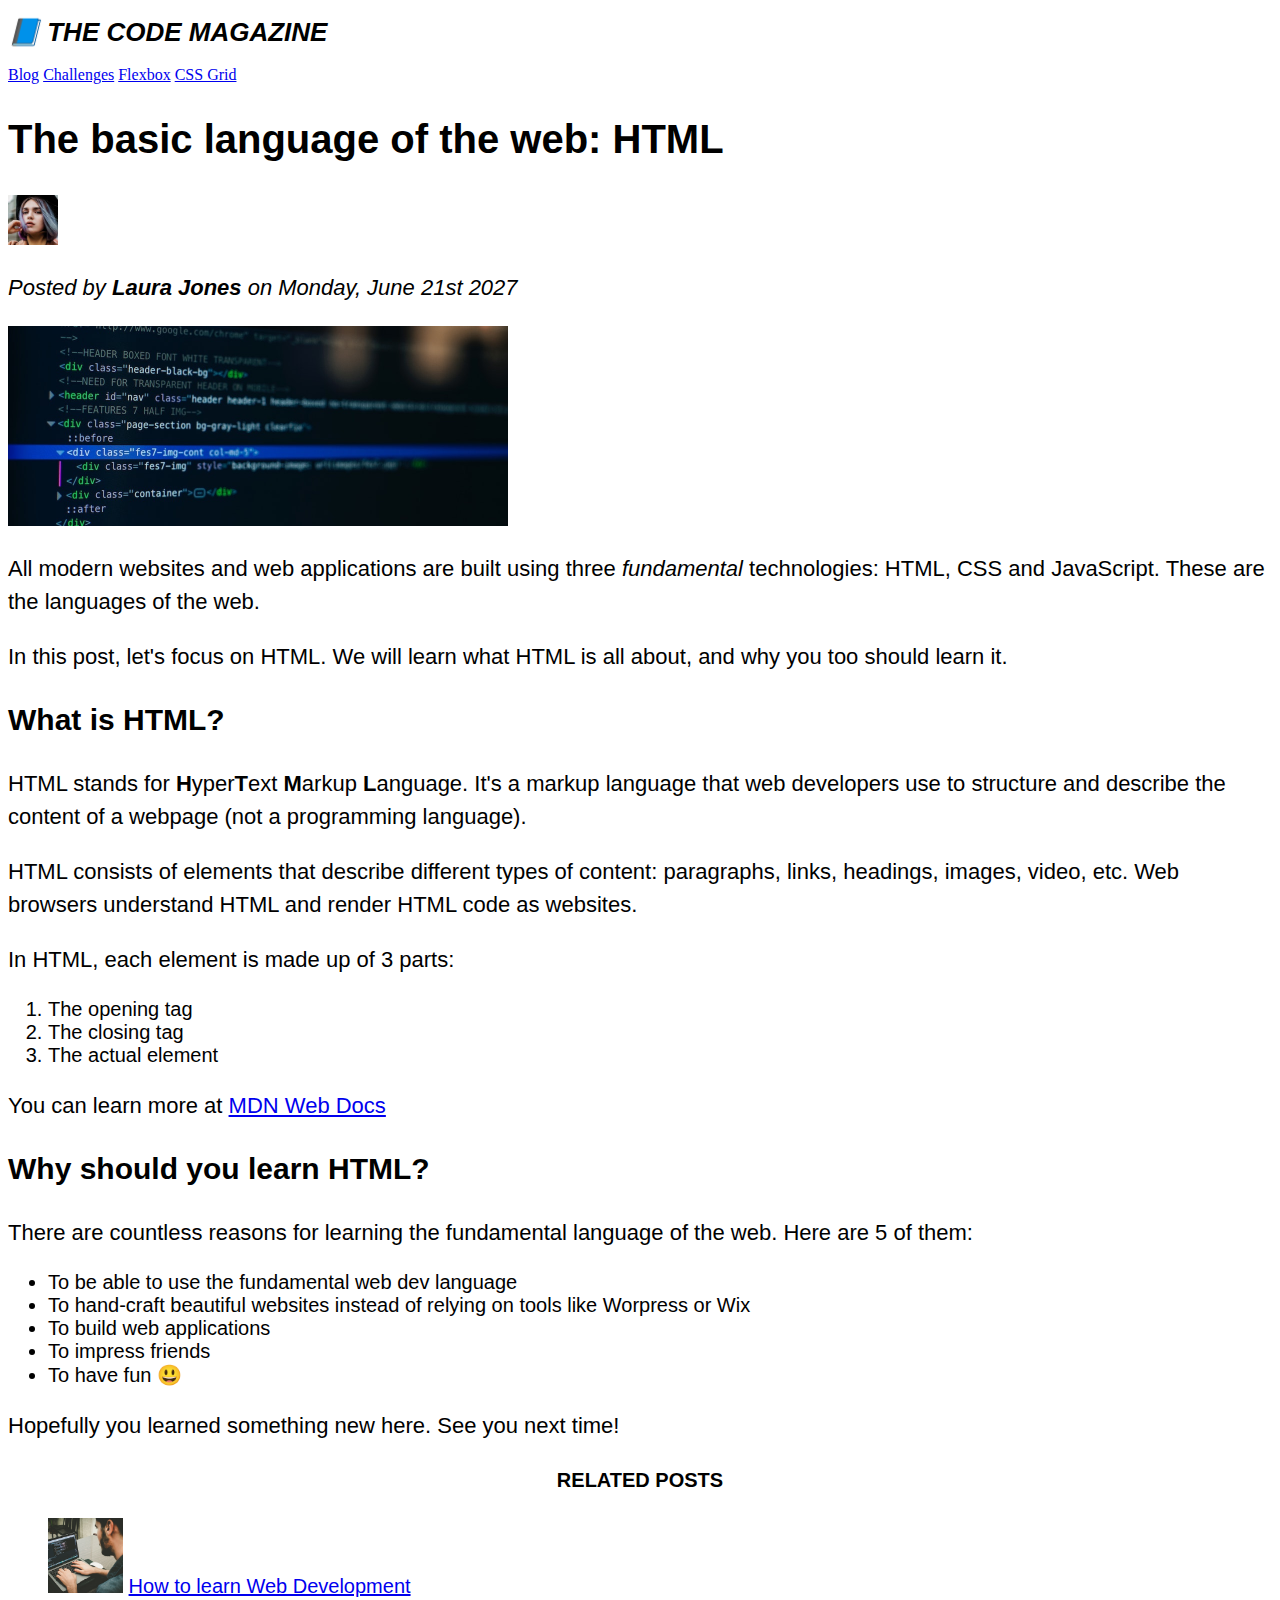
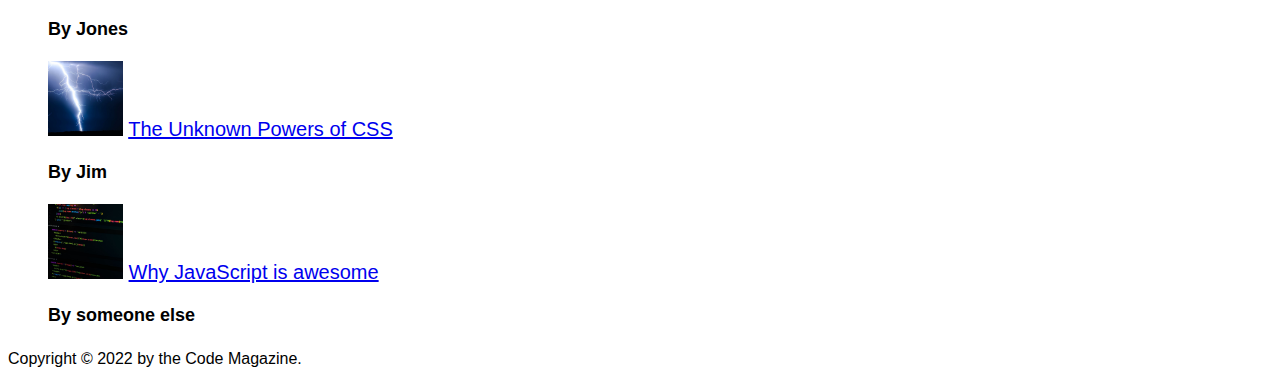
<file: html-and-css/css-fundamentals/index.html>
<!DOCTYPE html>
<html lang="en">
<head>
  <meta charset="UTF-8" />
  <title>The basic language of the web: HTML</title>
  <!-- External CSS -->
  <link rel="stylesheet" href="./style.css" />

  <!-- Internal CSS -->
  <!-- <style>
    h1 {
      color: blue;
    }
  </style> -->
</head>

<body>
  <!--
    <h1>The basic language of the web: HTML</h1>
    <h2>The basic language of the web: HTML</h2>
    <h3>The basic language of the web: HTML</h3>
    <h4>The basic language of the web: HTML</h4>
    <h5>The basic language of the web: HTML</h5>
    <h6>The basic language of the web: HTML</h6>
    -->

  <!-- Top part of web page -->
  <header>
    <!-- Note: We should use <h1> only once. -->
    
    <!-- Inline CSS
    Note: Don't use this in real world webpages
    <element style="color: blue"></element> -->
    <h1>📘 The Code Magazine</h1>
    <!-- nav stand for navigation. -->
    <nav>
      <a href="blog.html">Blog</a>
      <!-- Note: Use "#" to don't go anywhere. -->
      <a href="#">Challenges</a>
      <a href="#">Flexbox</a>
      <a href="#">CSS Grid</a>
    </nav>
  </header>

  <article>
    <!-- Top part of article. -->
    <header>
      <h2>The basic language of the web: HTML</h2>
      <!-- Challenge: An image of Laura Jones. -->
      <img src="assets/laura-jones.jpg" alt="Picture of Laura Jones" width="50" height="50">
      <!-- Note: Use of <b> isn't a good practice. -->
      <!-- Use <strong> instead of <b> -->
      <p id="author">Posted by <strong>Laura Jones</strong> on Monday, June 21st 2027</p>
      <!-- Note: <img> have no closing tag. -->
      <img src="assets/post-img.jpg" alt="HTML code on a screen" width="500" height="200" />
    </header>

    <!-- Note: Use of <i> isn't a good practice. -->
    <!-- em stands for "Emphasis" -->
    <!-- Use <em> instead of <i> -->
    <p>
      All modern websites and web applications are built
      using three <em>fundamental</em> technologies: HTML, CSS and JavaScript.
      These are the languages of the web.
    </p>

    <p>In this post, let's focus on HTML. We will learn what HTML is all about, and why you too should learn it.</p>

    <h3>What is HTML?</h3>

    <!-- Challenge: Mark first char of word bold -->
    <p>
      HTML stands for <strong>H</strong>yper<strong>T</strong>ext <strong>M</strong>arkup <strong>L</strong>anguage.
      It's a markup language that web developers use to structure and describe the content of a webpage (not a
      programming
      language).
    </p>

    <p>
      HTML consists of elements that describe different types of content: paragraphs, links, headings, images, video,
      etc.
      Web browsers understand HTML and render HTML code as websites.
    </p>

    <p>In HTML, each element is made up of 3 parts:</p>

    <!-- Ordered list -->
    <ol>
      <!-- li stands for list item -->
      <li>The opening tag </li>
      <li>The closing tag</li>
      <li>The actual element</li>
    </ol>

    <p>
      <!-- Note: To open a new page use: target="_blank" -->
      You can learn more at <a href="https://developer.mozilla.org/" target="_blank">MDN Web Docs</a>
    </p>

    <h3>Why should you learn HTML?</h3>
    <p>There are countless reasons for learning the fundamental language of the web. Here are 5 of them:</p>

    <!-- Unordered list -->
    <ul>
      <!-- Challenge: Grab items into a <li> element. -->
      <li>To be able to use the fundamental web dev language</li>
      <li>To hand-craft beautiful websites instead of relying on tools like Worpress or Wix</li>
      <li>To build web applications</li>
      <li>To impress friends</li>
      <li>To have fun 😃</li>
    </ul>

    <p>Hopefully you learned something new here. See you next time!</p>


    <!-- Challenge: Create a related posts section. -->
    <!-- aside stands for secondary information -->
    <aside>
      <h4>Related posts</h4>
      <ul class="related">
        <li>
          <img src="assets/related-1.jpg" width="75" alt="Related one">
          <a href="#">How to learn Web Development</a>
          <p class="related-author">By Jones</p>
        </li>
        <li>
          <img src="assets/related-2.jpg" width="75" alt="Related two">
          <a href="#">The Unknown Powers of CSS</a>
          <p class="related-author">By Jim</p>
        </li>
        <li>
          <img src="assets/related-3.jpg" width="75" alt="Related three">
          <a href="#">Why JavaScript is awesome</a>
          <p class="related-author">By someone else</p>
        </li>
      </ul>
    </aside>

    <footer><p id="copyright">Copyright &copy; 2022 by the Code Magazine.</p></footer>
  </article>
</body>
</html>
</file>
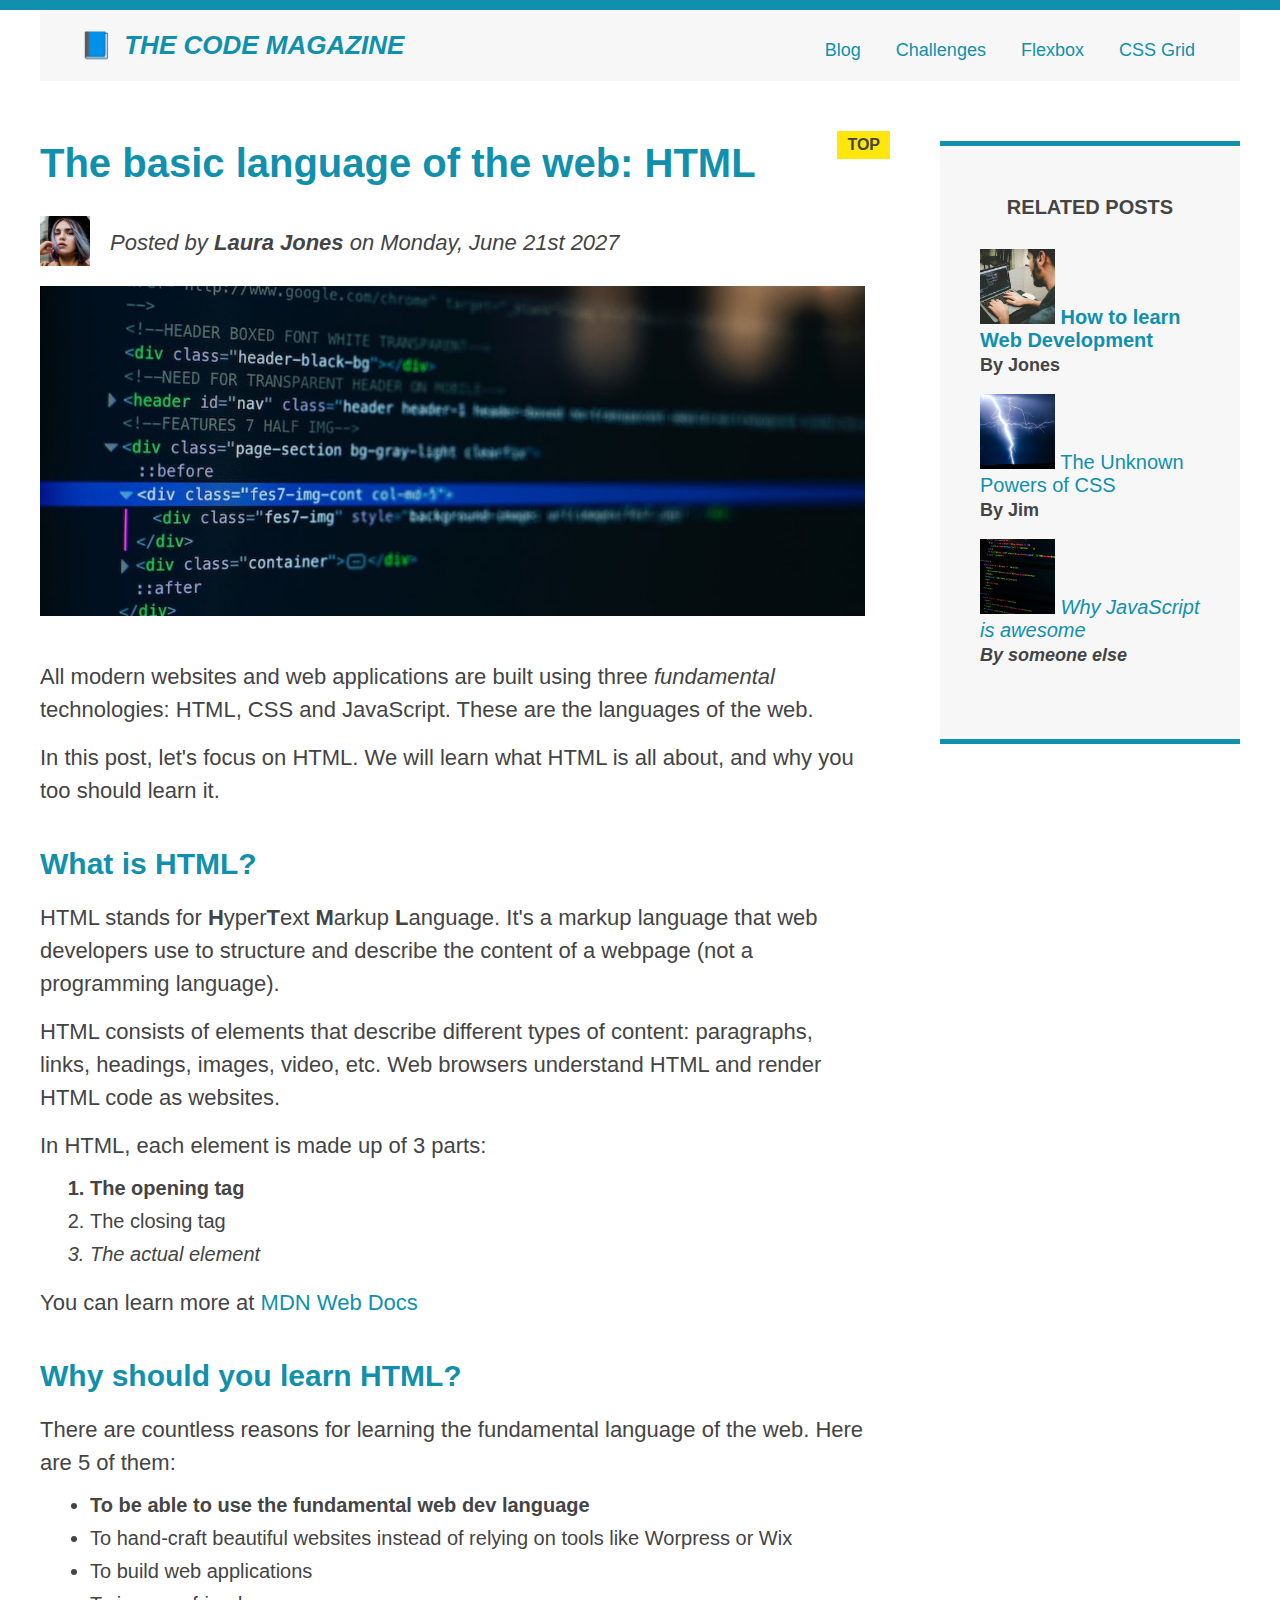
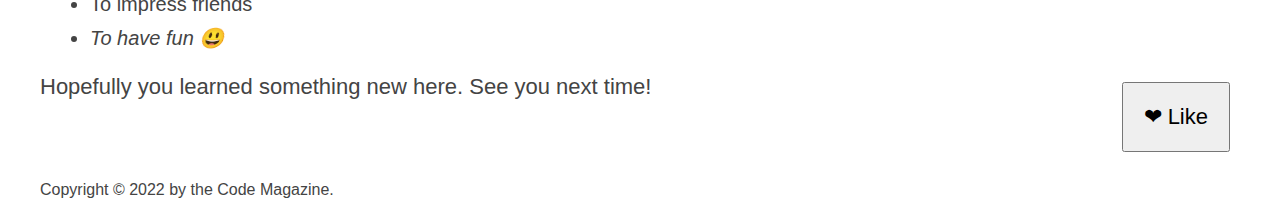
<file: html-and-css/css-layouts/index.html>
<!DOCTYPE html>
<html lang="en">

<head>
  <meta charset="UTF-8" />
  <title>The basic language of the web: HTML</title>
  <!-- External CSS -->
  <link rel="stylesheet" href="./style.css" />

  <!-- Internal CSS -->
  <!-- <style>
    h1 {
      color: blue;
    }
  </style> -->
</head>

<body>
  <!--
    <h1>The basic language of the web: HTML</h1>
    <h2>The basic language of the web: HTML</h2>
    <h3>The basic language of the web: HTML</h3>
    <h4>The basic language of the web: HTML</h4>
    <h5>The basic language of the web: HTML</h5>
    <h6>The basic language of the web: HTML</h6>
    -->

  <div class="container">

    <!-- Top part of web page -->
    <header class="main-header clearfix">
      <!-- Note: We should use <h1> only once. -->

      <!-- Inline CSS
    Note: Don't use this in real world webpages
    <element style="color: blue"></element> -->
      <h1>📘 The Code Magazine</h1>
      <!-- nav stand for navigation. -->
      <nav>
        <!-- <strong>This is the navigation</strong> -->
        <a href="blog.html">Blog</a>
        <!-- Note: Use "#" to don't go anywhere. -->
        <a href="#">Challenges</a>
        <a href="flexbox.html">Flexbox</a>
        <a href="css-grid.html">CSS Grid</a>
      </nav>

      <!-- <div class="clear"></div> -->
    </header>

    <article>
      <!-- Top part of article. -->
      <header class="post-header">
        <h2>The basic language of the web: HTML</h2>
        <!-- Challenge: An image of Laura Jones. -->
        <img src="assets/laura-jones.jpg" alt="Picture of Laura Jones" width="50" height="50" class="author-img">
        <!-- Note: Use of <b> isn't a good practice. -->
        <!-- Use <strong> instead of <b> -->
        <p id="author" class="author">Posted by <strong>Laura Jones</strong> on Monday, June 21st 2027</p>
        <!-- Note: <img> have no closing tag. -->
        <img src="assets/post-img.jpg" alt="HTML code on a screen" width="500" height="200" class="post-img" />

        <button>❤ Like</button>
      </header>

      <!-- Note: Use of <i> isn't a good practice. -->
      <!-- em stands for "Emphasis" -->
      <!-- Use <em> instead of <i> -->
      <p>
        All modern websites and web applications are built
        using three <em>fundamental</em> technologies: HTML, CSS and JavaScript.
        These are the languages of the web.
      </p>

      <p>In this post, let's focus on HTML. We will learn what HTML is all about, and why you too should learn it.</p>

      <h3>What is HTML?</h3>

      <!-- Challenge: Mark first char of word bold -->
      <p>
        HTML stands for <strong>H</strong>yper<strong>T</strong>ext <strong>M</strong>arkup <strong>L</strong>anguage.
        It's a markup language that web developers use to structure and describe the content of a webpage (not a
        programming
        language).
      </p>

      <p>
        HTML consists of elements that describe different types of content: paragraphs, links, headings, images, video,
        etc.
        Web browsers understand HTML and render HTML code as websites.
      </p>

      <p>In HTML, each element is made up of 3 parts:</p>

      <!-- Ordered list -->
      <ol>
        <!-- li stands for list item -->
        <li class="first-li">The opening tag </li>
        <li>The closing tag</li>
        <li>The actual element</li>
      </ol>

      <p>
        <!-- Note: To open a new page use: target="_blank" -->
        You can learn more at <a href="https://developer.mozilla.org/" target="_blank">MDN Web Docs</a>
      </p>

      <h3>Why should you learn HTML?</h3>
      <p>There are countless reasons for learning the fundamental language of the web. Here are 5 of them:</p>

      <!-- Unordered list -->
      <ul>
        <!-- Challenge: Grab items into a <li> element. -->
        <li class="first-li">To be able to use the fundamental web dev language</li>
        <li>To hand-craft beautiful websites instead of relying on tools like Worpress or Wix</li>
        <li>To build web applications</li>
        <li>To impress friends</li>
        <li>To have fun 😃</li>
      </ul>

      <p>Hopefully you learned something new here. See you next time!</p>
    </article>

    <!-- Challenge: Create a related posts section. -->
    <!-- aside stands for secondary information -->
    <aside>
      <h4>Related posts</h4>
      <ul class="related">
        <li>
          <img src="assets/related-1.jpg" width="75" alt="Related one">
          <a href="#">How to learn Web Development</a>
          <p class="related-author">By Jones</p>
        </li>
        <li>
          <img src="assets/related-2.jpg" width="75" alt="Related two">
          <a href="#">The Unknown Powers of CSS</a>
          <p class="related-author">By Jim</p>
        </li>
        <li>
          <img src="assets/related-3.jpg" width="75" alt="Related three">
          <a href="#">Why JavaScript is awesome</a>
          <p class="related-author">By someone else</p>
        </li>
      </ul>
    </aside>

    <footer>
      <p id="copyright" class="copyright text">Copyright &copy; 2022 by the Code Magazine.</p>
    </footer>
  </div>
</body>
</html>
</file>
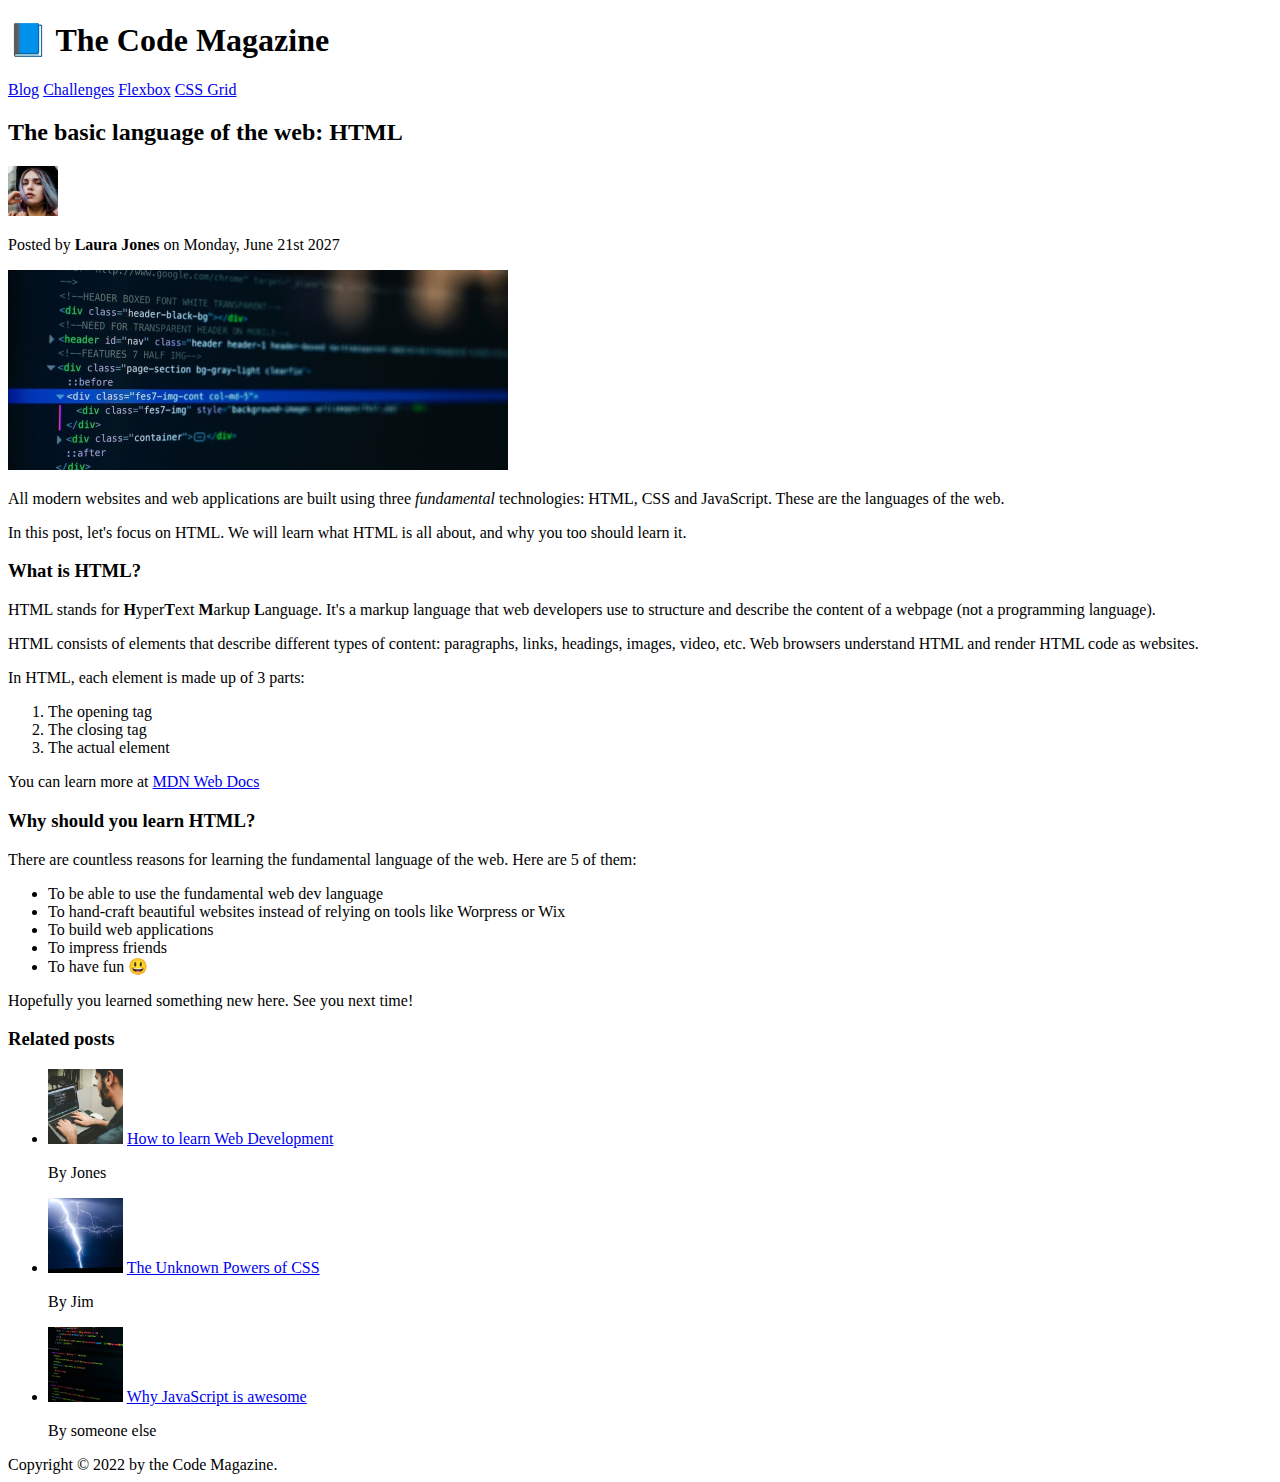
<file: html-and-css/html-fundamentals/index.html>
<!DOCTYPE html>
<html lang="en">
<head>
  <meta charset="UTF-8" />
  <title>The basic language of the web: HTML</title>
</head>

<body>
  <!--
    <h1>The basic language of the web: HTML</h1>
    <h2>The basic language of the web: HTML</h2>
    <h3>The basic language of the web: HTML</h3>
    <h4>The basic language of the web: HTML</h4>
    <h5>The basic language of the web: HTML</h5>
    <h6>The basic language of the web: HTML</h6>
    -->

  <!-- Top part of web page -->
  <header>
    <!-- Note: We should use <h1> only once. -->
    <h1>📘 The Code Magazine</h1>
    <!-- nav stand for navigation. -->
    <nav>
      <a href="blog.html">Blog</a>
      <!-- Note: Use "#" to don't go anywhere. -->
      <a href="#">Challenges</a>
      <a href="#">Flexbox</a>
      <a href="#">CSS Grid</a>
    </nav>
  </header>

  <article>
    <!-- Top part of article. -->
    <header>
      <h2>The basic language of the web: HTML</h2>
      <!-- Challenge: An image of Laura Jones. -->
      <img src="assets/laura-jones.jpg" alt="Picture of Laura Jones" width="50" height="50">
      <!-- Note: Use of <b> isn't a good practice. -->
      <!-- Use <strong> instead of <b> -->
      <p>Posted by <strong>Laura Jones</strong> on Monday, June 21st 2027</p>
      <!-- Note: <img> have no closing tag. -->
      <img src="assets/post-img.jpg" alt="HTML code on a screen" width="500" height="200" />
    </header>

    <!-- Note: Use of <i> isn't a good practice. -->
    <!-- em stands for "Emphasis" -->
    <!-- Use <em> instead of <i> -->
    <p>
      All modern websites and web applications are built
      using three <em>fundamental</em> technologies: HTML, CSS and JavaScript.
      These are the languages of the web.
    </p>

    <p>In this post, let's focus on HTML. We will learn what HTML is all about, and why you too should learn it.</p>

    <h3>What is HTML?</h3>

    <!-- Challenge: Mark first char of word bold -->
    <p>
      HTML stands for <strong>H</strong>yper<strong>T</strong>ext <strong>M</strong>arkup <strong>L</strong>anguage.
      It's a markup language that web developers use to structure and describe the content of a webpage (not a
      programming
      language).
    </p>

    <p>
      HTML consists of elements that describe different types of content: paragraphs, links, headings, images, video,
      etc.
      Web browsers understand HTML and render HTML code as websites.
    </p>

    <p>In HTML, each element is made up of 3 parts:</p>

    <!-- Ordered list -->
    <ol>
      <!-- li stands for list item -->
      <li>The opening tag </li>
      <li>The closing tag</li>
      <li>The actual element</li>
    </ol>

    <p>
      <!-- Note: To open a new page use: target="_blank" -->
      You can learn more at <a href="https://developer.mozilla.org/" target="_blank">MDN Web Docs</a>
    </p>

    <h3>Why should you learn HTML?</h3>
    <p>There are countless reasons for learning the fundamental language of the web. Here are 5 of them:</p>

    <!-- Unordered list -->
    <ul>
      <!-- Challenge: Grab items into a <li> element. -->
      <li>To be able to use the fundamental web dev language</li>
      <li>To hand-craft beautiful websites instead of relying on tools like Worpress or Wix</li>
      <li>To build web applications</li>
      <li>To impress friends</li>
      <li>To have fun 😃</li>
    </ul>

    <p>Hopefully you learned something new here. See you next time!</p>


    <!-- Challenge: Create a related posts section. -->
    <!-- aside stands for secondary information -->
    <aside>
      <h3>Related posts</h3>
      <ul>
        <li>
          <img src="assets/related-1.jpg" width="75" alt="Related one">
          <a href="#">How to learn Web Development</a>
          <p>By Jones</p>
        </li>
        <li>
          <img src="assets/related-2.jpg" width="75" alt="Related two">
          <a href="#">The Unknown Powers of CSS</a>
          <p>By Jim</p>
        </li>
        <li>
          <img src="assets/related-3.jpg" width="75" alt="Related three">
          <a href="#">Why JavaScript is awesome</a>
          <p>By someone else</p>
        </li>
      </ul>
    </aside>

    <footer>Copyright &copy; 2022 by the Code Magazine.</footer>
  </article>
</body>
</html>
</file>
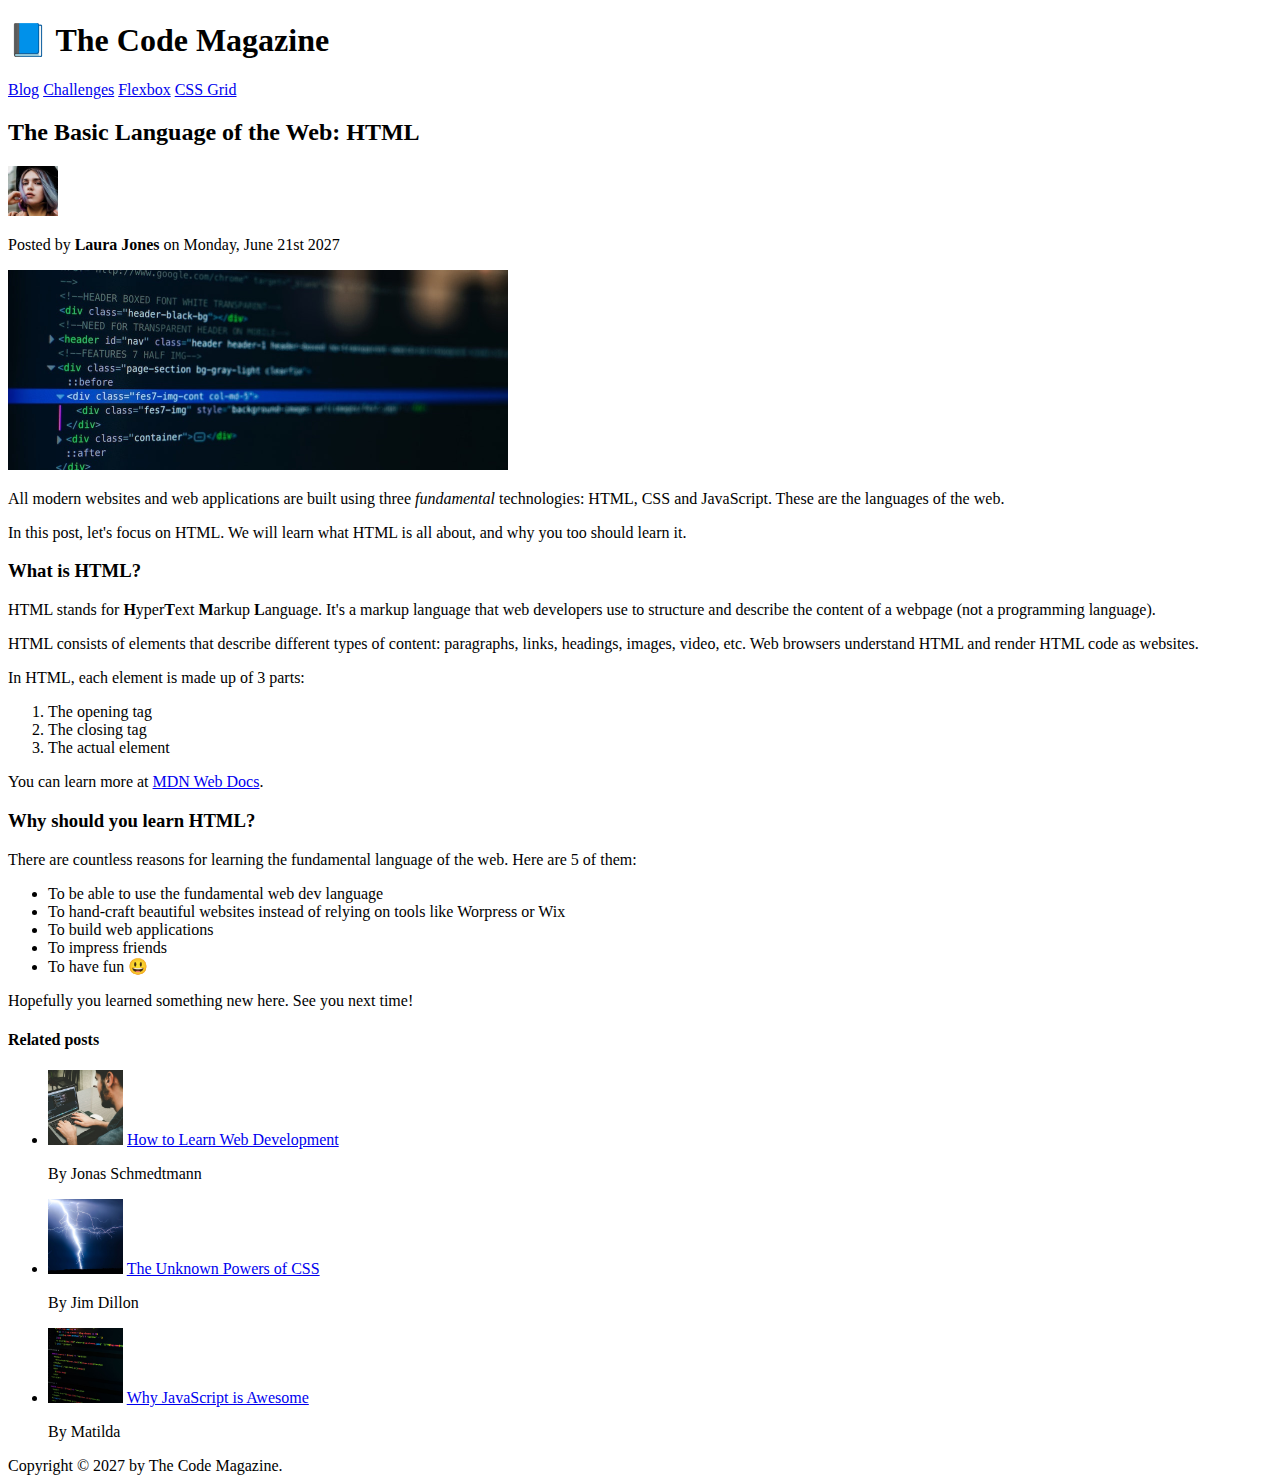
<file: html-and-css/css-fundamentals/assets/index.html>
<!DOCTYPE html>
<html lang="en">
  <head>
    <meta charset="UTF-8" />
    <title>The Basic Language of the Web: HTML</title>
  </head>

  <body>
    <!--
    <h1>The Basic Language of the Web: HTML</h1>
    <h2>The Basic Language of the Web: HTML</h2>
    <h3>The Basic Language of the Web: HTML</h3>
    <h4>The Basic Language of the Web: HTML</h4>
    <h5>The Basic Language of the Web: HTML</h5>
    <h6>The Basic Language of the Web: HTML</h6>
    -->

    <header>
      <h1>📘 The Code Magazine</h1>

      <nav>
        <a href="blog.html">Blog</a>
        <a href="#">Challenges</a>
        <a href="#">Flexbox</a>
        <a href="#">CSS Grid</a>
      </nav>
    </header>

    <article>
      <header>
        <h2>The Basic Language of the Web: HTML</h2>

        <img
          src="img/laura-jones.jpg"
          alt="Headshot of Laura Jones"
          height="50"
          width="50"
        />

        <p>Posted by <strong>Laura Jones</strong> on Monday, June 21st 2027</p>

        <img
          src="img/post-img.jpg"
          alt="HTML code on a screen"
          width="500"
          height="200"
        />
      </header>

      <p>
        All modern websites and web applications are built using three
        <em>fundamental</em>
        technologies: HTML, CSS and JavaScript. These are the languages of the
        web.
      </p>

      <p>
        In this post, let's focus on HTML. We will learn what HTML is all about,
        and why you too should learn it.
      </p>

      <h3>What is HTML?</h3>
      <p>
        HTML stands for <strong>H</strong>yper<strong>T</strong>ext
        <strong>M</strong>arkup <strong>L</strong>anguage. It's a markup
        language that web developers use to structure and describe the content
        of a webpage (not a programming language).
      </p>
      <p>
        HTML consists of elements that describe different types of content:
        paragraphs, links, headings, images, video, etc. Web browsers understand
        HTML and render HTML code as websites.
      </p>
      <p>In HTML, each element is made up of 3 parts:</p>

      <ol>
        <li>The opening tag</li>
        <li>The closing tag</li>
        <li>The actual element</li>
      </ol>

      <p>
        You can learn more at
        <a
          href="https://developer.mozilla.org/en-US/docs/Web/HTML"
          target="_blank"
          >MDN Web Docs</a
        >.
      </p>

      <h3>Why should you learn HTML?</h3>

      <p>
        There are countless reasons for learning the fundamental language of the
        web. Here are 5 of them:
      </p>

      <ul>
        <li>To be able to use the fundamental web dev language</li>
        <li>
          To hand-craft beautiful websites instead of relying on tools like
          Worpress or Wix
        </li>
        <li>To build web applications</li>
        <li>To impress friends</li>
        <li>To have fun 😃</li>
      </ul>

      <p>Hopefully you learned something new here. See you next time!</p>
    </article>

    <aside>
      <h4>Related posts</h4>

      <ul>
        <li>
          <img
            src="img/related-1.jpg"
            alt="Person programming"
            width="75"
            width="75"
          />
          <a href="#">How to Learn Web Development</a>
          <p>By Jonas Schmedtmann</p>
        </li>
        <li>
          <img src="img/related-2.jpg" alt="Lightning" width="75" heigth="75" />
          <a href="#">The Unknown Powers of CSS</a>
          <p>By Jim Dillon</p>
        </li>
        <li>
          <img
            src="img/related-3.jpg"
            alt="JavaScript code on a screen"
            width="75"
            height="75"
          />
          <a href="#">Why JavaScript is Awesome</a>
          <p>By Matilda</p>
        </li>
      </ul>
    </aside>

    <footer>Copyright &copy; 2027 by The Code Magazine.</footer>
  </body>
</html>
</file>
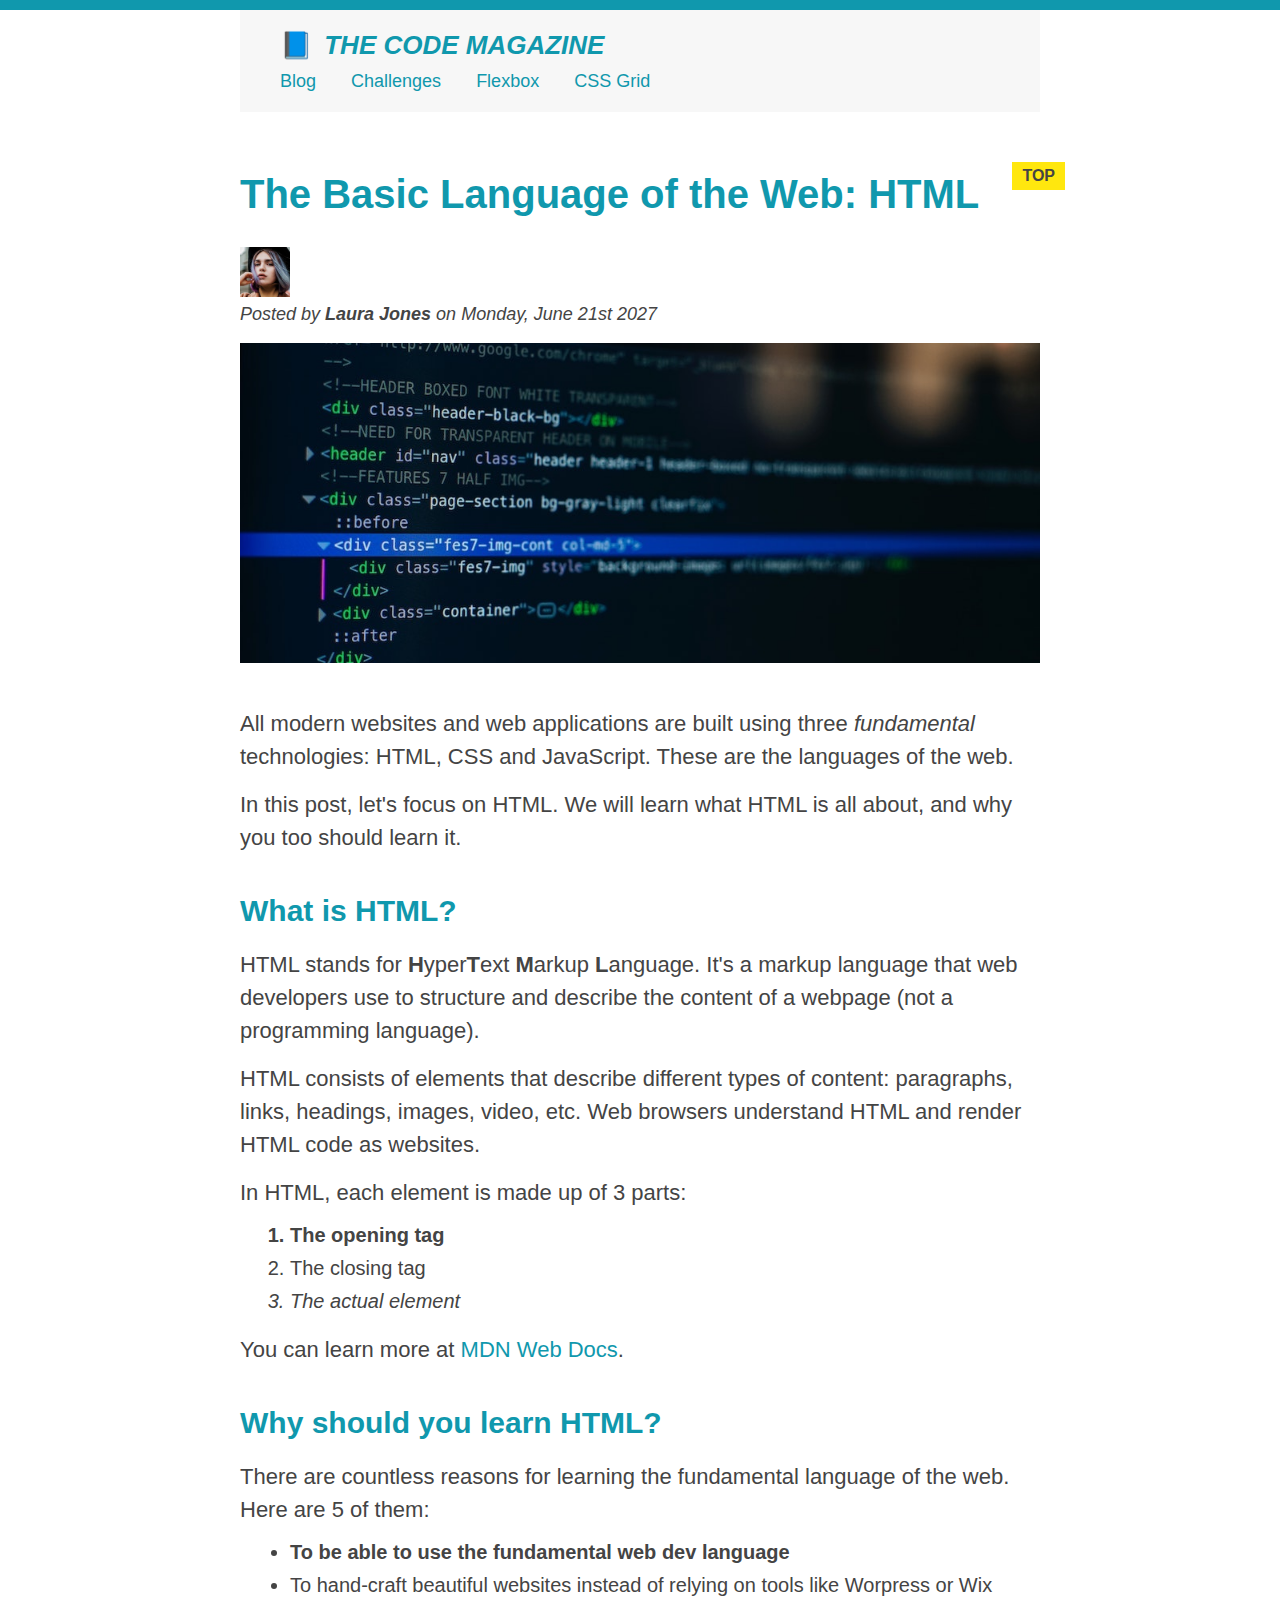
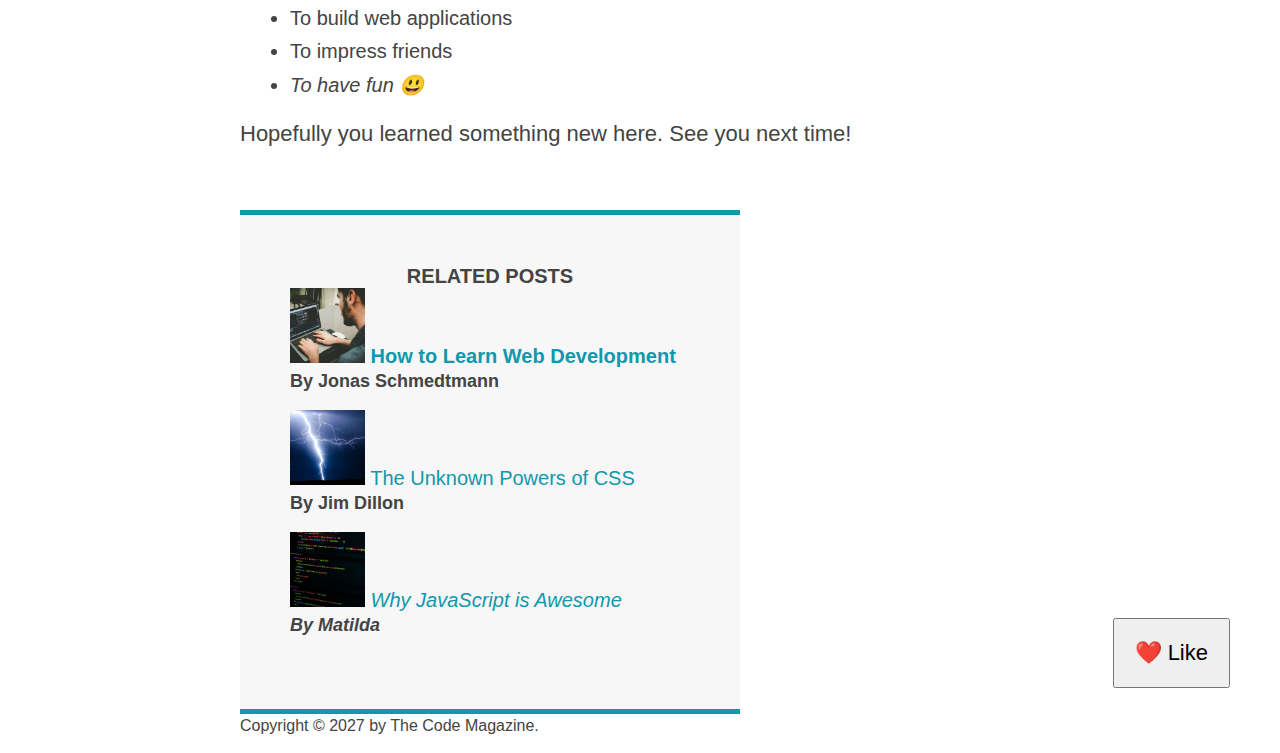
<file: html-and-css/css-layouts/assets/index.html>
<!DOCTYPE html>
<html lang="en">
  <head>
    <meta charset="UTF-8" />
    <link href="style.css" rel="stylesheet" />

    <title>The Basic Language of the Web: HTML</title>
  </head>

  <body>
    <!--
    <h1>The Basic Language of the Web: HTML</h1>
    <h2>The Basic Language of the Web: HTML</h2>
    <h3>The Basic Language of the Web: HTML</h3>
    <h4>The Basic Language of the Web: HTML</h4>
    <h5>The Basic Language of the Web: HTML</h5>
    <h6>The Basic Language of the Web: HTML</h6>
    -->

    <div class="container">
      <header class="main-header">
        <h1>📘 The Code Magazine</h1>

        <nav>
          <!-- <strong>This is the navigation</strong> -->
          <a href="blog.html">Blog</a>
          <a href="#">Challenges</a>
          <a href="#">Flexbox</a>
          <a href="#">CSS Grid</a>
        </nav>
      </header>

      <article>
        <header class="post-header">
          <h2>The Basic Language of the Web: HTML</h2>

          <img
            src="img/laura-jones.jpg"
            alt="Headshot of Laura Jones"
            height="50"
            width="50"
          />

          <p id="author">
            Posted by <strong>Laura Jones</strong> on Monday, June 21st 2027
          </p>

          <img
            src="img/post-img.jpg"
            alt="HTML code on a screen"
            width="500"
            height="200"
            class="post-img"
          />
          <button>❤️ Like</button>
        </header>

        <p>
          All modern websites and web applications are built using three
          <em>fundamental</em>
          technologies: HTML, CSS and JavaScript. These are the languages of the
          web.
        </p>

        <p>
          In this post, let's focus on HTML. We will learn what HTML is all
          about, and why you too should learn it.
        </p>

        <h3>What is HTML?</h3>
        <p>
          HTML stands for <strong>H</strong>yper<strong>T</strong>ext
          <strong>M</strong>arkup <strong>L</strong>anguage. It's a markup
          language that web developers use to structure and describe the content
          of a webpage (not a programming language).
        </p>
        <p>
          HTML consists of elements that describe different types of content:
          paragraphs, links, headings, images, video, etc. Web browsers
          understand HTML and render HTML code as websites.
        </p>
        <p>In HTML, each element is made up of 3 parts:</p>

        <ol>
          <li class="first-li">The opening tag</li>
          <li>The closing tag</li>
          <li>The actual element</li>
        </ol>

        <p>
          You can learn more at
          <a
            href="https://developer.mozilla.org/en-US/docs/Web/HTML"
            target="_blank"
            >MDN Web Docs</a
          >.
        </p>

        <h3>Why should you learn HTML?</h3>

        <p>
          There are countless reasons for learning the fundamental language of
          the web. Here are 5 of them:
        </p>

        <ul>
          <li class="first-li">
            To be able to use the fundamental web dev language
          </li>
          <li>
            To hand-craft beautiful websites instead of relying on tools like
            Worpress or Wix
          </li>
          <li>To build web applications</li>
          <li>To impress friends</li>
          <li>To have fun 😃</li>
        </ul>

        <p>Hopefully you learned something new here. See you next time!</p>
      </article>

      <aside>
        <h4>Related posts</h4>

        <ul class="related">
          <li>
            <img
              src="img/related-1.jpg"
              alt="Person programming"
              width="75"
              height="75"
            />
            <a href="#">How to Learn Web Development</a>
            <p class="related-author">By Jonas Schmedtmann</p>
          </li>
          <li>
            <img
              src="img/related-2.jpg"
              alt="Lightning"
              width="75"
              height="75"
            />
            <a href="#">The Unknown Powers of CSS</a>
            <p class="related-author">By Jim Dillon</p>
          </li>
          <li>
            <img
              src="img/related-3.jpg"
              alt="JavaScript code on a screen"
              width="75"
              height="75"
            />
            <a href="#">Why JavaScript is Awesome</a>
            <p class="related-author">By Matilda</p>
          </li>
        </ul>
      </aside>

      <footer>
        <p id="copyright" class="copyright text">
          Copyright &copy; 2027 by The Code Magazine.
        </p>
      </footer>
    </div>
  </body>
</html>
</file>
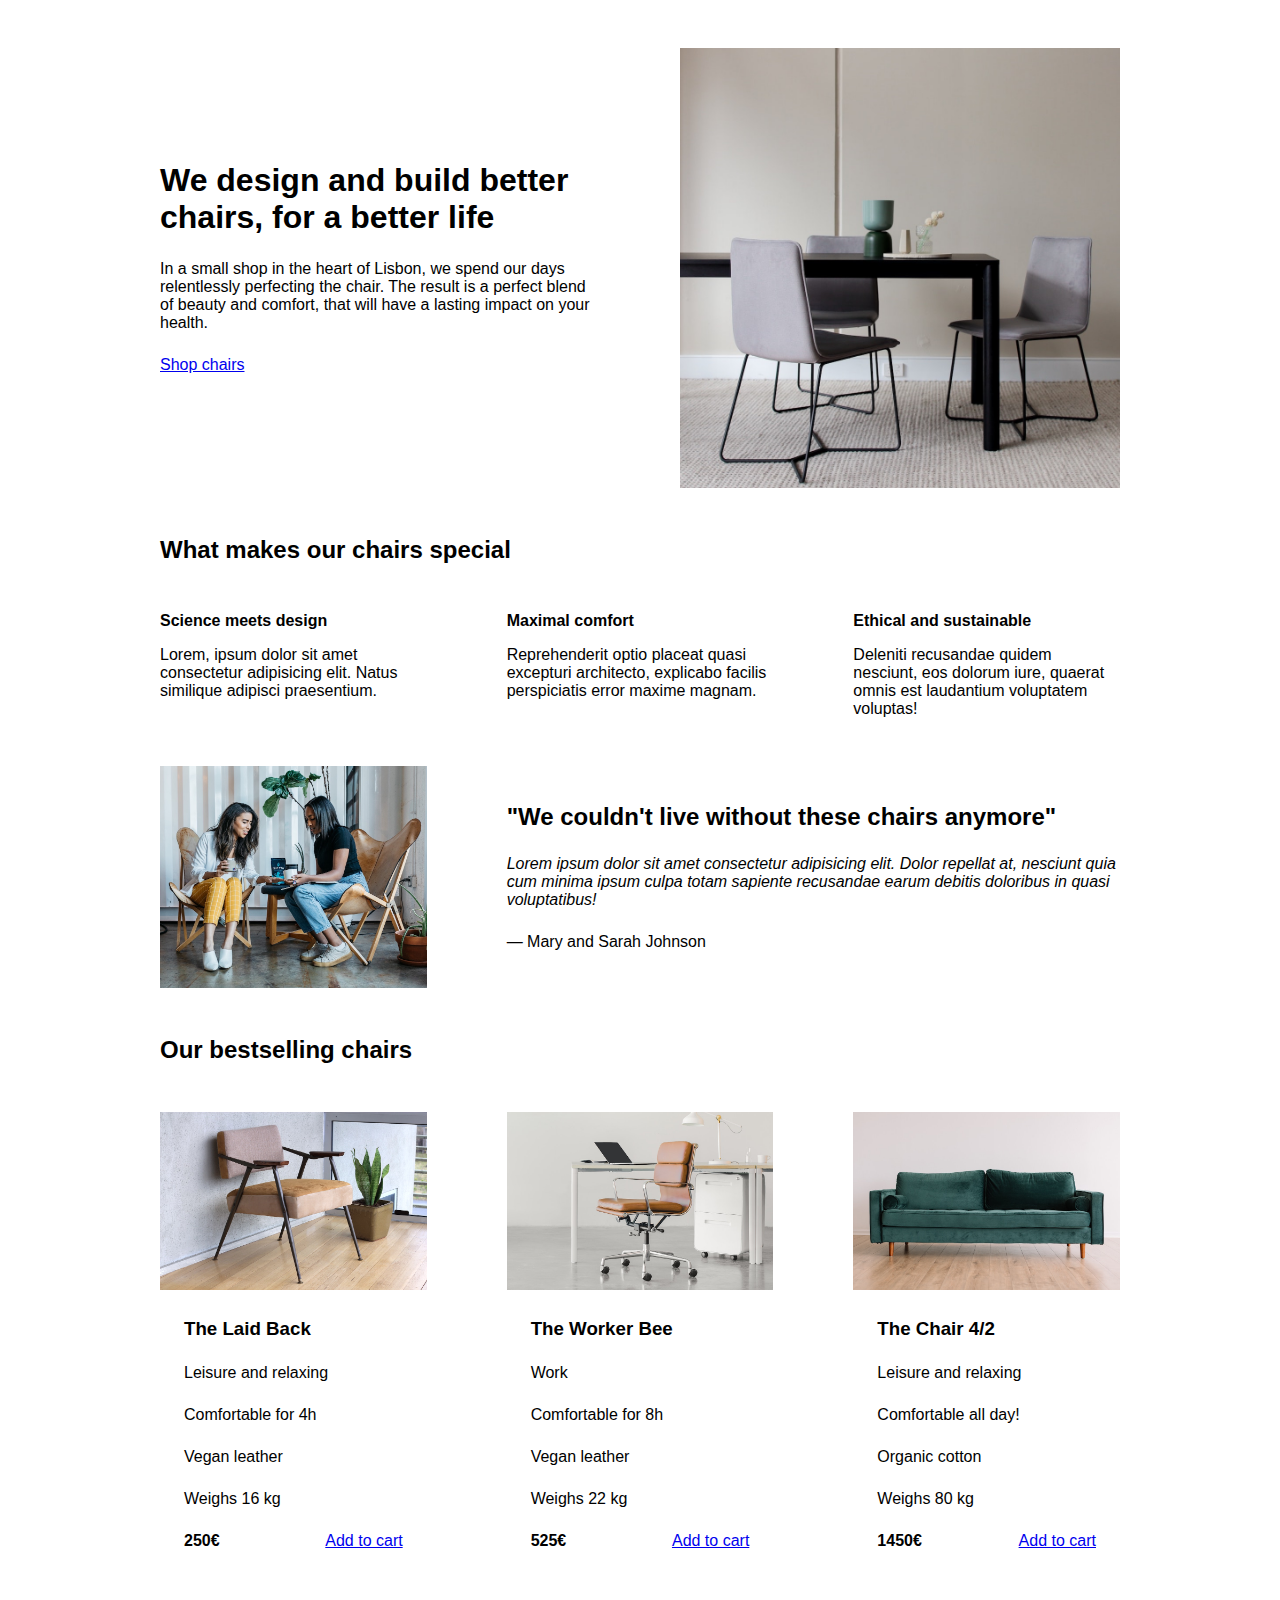
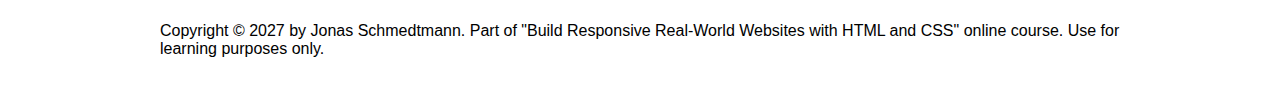
<file: html-and-css/design/assets/index.html>
<!DOCTYPE html>
<html lang="en">
  <head>
    <meta charset="UTF-8" />
    <meta http-equiv="X-UA-Compatible" content="IE=edge" />
    <meta name="viewport" content="width=device-width, initial-scale=1.0" />

    <link rel="stylesheet" href="style.css" />
    <title>Lisbon Chair Shop</title>
  </head>
  <body>
    <div class="container">
      <header>
        <div class="header-text-box">
          <h1>We design and build better chairs, for a better life</h1>
          <p class="header-text">
            In a small shop in the heart of Lisbon, we spend our days
            relentlessly perfecting the chair. The result is a perfect blend of
            beauty and comfort, that will have a lasting impact on your health.
          </p>
          <a class="btn btn--big" href="#">Shop chairs</a>
        </div>
        <img src="hero.jpg" alt="Photo" />
      </header>

      <section>
        <h2>What makes our chairs special</h2>
        <div class="grid-3-cols">
          <div>
            <p class="features-title"><strong>Science meets design</strong></p>
            <p class="features-text">
              Lorem, ipsum dolor sit amet consectetur adipisicing elit. Natus
              similique adipisci praesentium.
            </p>
          </div>

          <div>
            <p class="features-title">
              <strong>Maximal comfort</strong>
            </p>
            <p class="features-text">
              Reprehenderit optio placeat quasi excepturi architecto, explicabo
              facilis perspiciatis error maxime magnam.
            </p>
          </div>

          <div>
            <p class="features-title">
              <strong>Ethical and sustainable</strong>
            </p>
            <p class="features-text">
              Deleniti recusandae quidem nesciunt, eos dolorum iure, quaerat
              omnis est laudantium voluptatem voluptas!
            </p>
          </div>
        </div>
      </section>

      <section class="testimonial-section">
        <div class="grid-3-cols">
          <img src="customers.jpg" alt="People sitting on chairs" />
          <div class="testimonial-box">
            <h2>"We couldn't live without these chairs anymore"</h2>
            <blockquote class="testimonial-text">
              Lorem ipsum dolor sit amet consectetur adipisicing elit. Dolor
              repellat at, nesciunt quia cum minima ipsum culpa totam sapiente
              recusandae earum debitis doloribus in quasi voluptatibus!
            </blockquote>
            <p class="testimonial-author">&mdash; Mary and Sarah Johnson</p>
          </div>
        </div>
      </section>

      <section>
        <h2>Our bestselling chairs</h2>
        <div class="grid-3-cols">
          <figure class="chair">
            <img src="chair-1.jpg" alt="Chair" />
            <div class="chair-box">
              <h3>The Laid Back</h3>
              <ul class="chair-details">
                <li>
                  <!-- Span is a generic INLINE text element, it doesn't have any meaning. It's like a div element, but inline -->
                  <span>Leisure and relaxing</span>
                </li>
                <li>
                  <span>Comfortable for 4h</span>
                </li>
                <li>
                  <span>Vegan leather</span>
                </li>
                <li>
                  <span>Weighs 16 kg</span>
                </li>
              </ul>
              <div class="chair-price">
                <strong>250€</strong>
                <a href="#" class="btn btn--small">Add to cart</a>
              </div>
            </div>
          </figure>

          <figure class="chair">
            <img src="chair-2.jpg" alt="Chair" />
            <div class="chair-box">
              <h3>The Worker Bee</h3>
              <ul class="chair-details">
                <li>
                  <span>Work</span>
                </li>
                <li>
                  <span>Comfortable for 8h</span>
                </li>
                <li>
                  <span>Vegan leather</span>
                </li>
                <li>
                  <span>Weighs 22 kg</span>
                </li>
              </ul>
              <div class="chair-price">
                <strong>525€</strong>
                <a href="#" class="btn btn--small">Add to cart</a>
              </div>
            </div>
          </figure>

          <figure class="chair">
            <img src="chair-3.jpg" alt="Chair" />
            <div class="chair-box">
              <h3>The Chair 4/2</h3>
              <ul class="chair-details">
                <li>
                  <span>Leisure and relaxing</span>
                </li>
                <li>
                  <span>Comfortable all day!</span>
                </li>
                <li>
                  <span>Organic cotton</span>
                </li>
                <li>
                  <span>Weighs 80 kg</span>
                </li>
              </ul>
              <div class="chair-price">
                <strong>1450€</strong>
                <a href="#" class="btn btn--small">Add to cart</a>
              </div>
            </div>
          </figure>
        </div>
      </section>

      <footer>
        Copyright &copy; 2027 by Jonas Schmedtmann. Part of "Build Responsive
        Real-World Websites with HTML and CSS" online course. Use for learning
        purposes only.
      </footer>
    </div>
  </body>
</html>
</file>
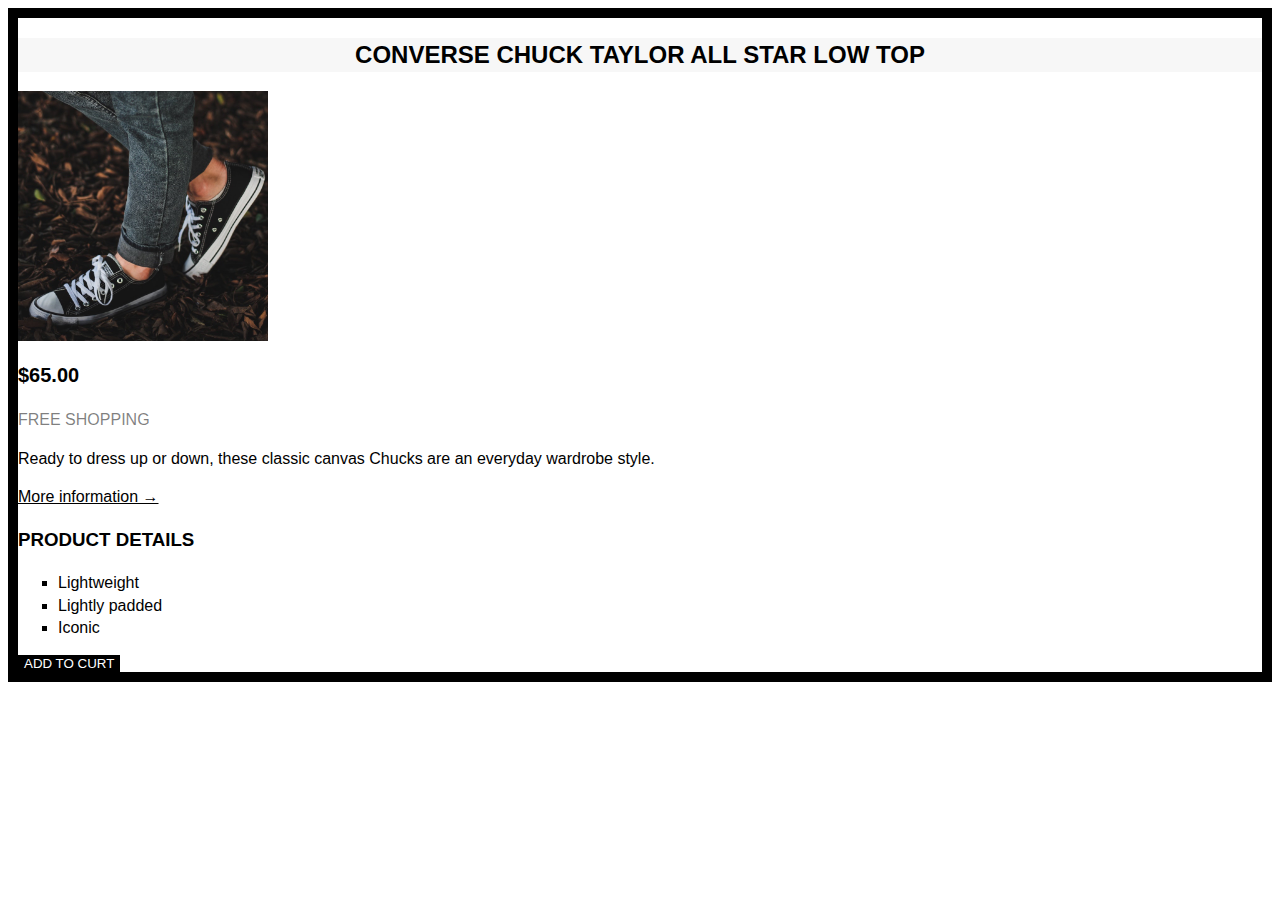
<file: html-and-css/css-fundamentals/challenge-one.html>
<html>

<head>
    <title>CSS Challenge #1</title>

    <style>
        body {
            font-family: sans-serif;
            line-height: 1.4; /* Missing from my implementation */
        }

        article {
            border: 10px solid black;
        }

        a:link {
            color: black;
        }

        a:hover {
            text-decoration: none;
        }


        .title {
            background-color: #f7f7f7;
            text-align: center;
            font-weight: bold;
            text-transform: uppercase;
        }

        .price {
            font-weight: bold;
            font-size: 20px;
        }

        .details-title {
            text-transform: uppercase;
        }

        .add-button {
            color: white;
            background-color: black;
            text-transform: uppercase;
            border: none; /* Missing from my implementation */
            cursor: pointer; /* Missing from my implementation */
        }

        .add-button:hover {
            color: black;
            background-color: white;
        }

        .details {
            list-style: square;
        }

        .shopping {
            text-transform: uppercase;
            color: rgba(0, 0, 0, 0.5)
        }
    </style>
</head>

<body>
    <article>
        <h2 class="title">Converse Chuck Taylor All Star Low Top</h2>
        <img src="assets/challenges.jpg" alt="Converse Chuck Taylor All Star Low Top" width="250">
        <p class="price"><strong>$65.00</strong></p>
        <p class="shopping">Free Shopping</p>
        <p>Ready to dress up or down, these classic canvas Chucks are an everyday wardrobe style.</p>
        <a href="#">More information &RightArrow;</a>
        <h3 class="details-title">Product details</h3>
        <ul class="details">
            <li>Lightweight</li>
            <li>Lightly padded</li>
            <li>Iconic</li>
        </ul>
        <button class="add-button">Add to curt</button>
    </article>
</body>

</html>
</file>
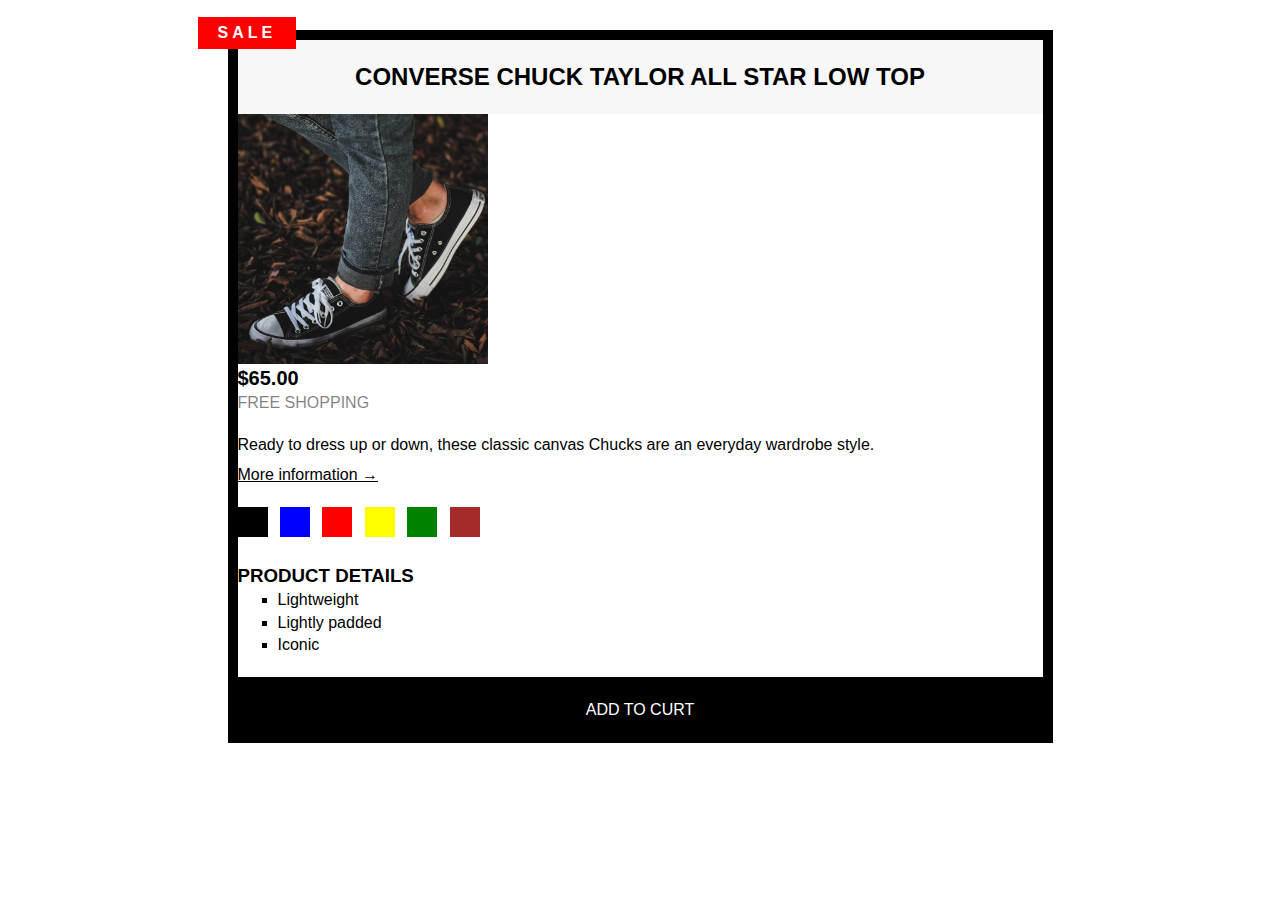
<file: html-and-css/css-fundamentals/challenge-three.html>
<html>

<head>
    <title>CSS Challenge #3</title>

    <style>
        * {
            margin: 0;
            padding: 0;
        }

        body {
            font-family: sans-serif;
            line-height: 1.4;
            /* Missing from my implementation */
        }

        .container {
            width: 825px;
            margin: 30px auto;
        }

        article {
            border: 10px solid black;
            position: relative;
        }

        article::before {
            content: "SALE";
            background-color: red;
            padding: 5px 20px;
            color: white;
            position: absolute;
            top: -23px;
            left: -40px;
            font-weight: bold;
            letter-spacing: 4px;
        }

        .more-info:link {
            display: inline-block;
            color: black;
            margin-bottom: 20px;
        }

        .more-info:hover {
            text-decoration: none;
        }


        .title {
            background-color: #f7f7f7;
            text-align: center;
            font-weight: bold;
            text-transform: uppercase;
            padding: 20px 0;
        }

        .price {
            font-weight: bold;
            font-size: 20px;
        }

        .details-title {
            margin-top: 20px;
            text-transform: uppercase;
        }

        .add-button {
            font-size: 16px;
            color: white;
            background-color: black;
            text-transform: uppercase;
            border: none;
            border-top: 10px solid black;
            /* Missing from my implementation */
            cursor: pointer;
            /* Missing from my implementation */
            width: 100%;
            padding: 14px 0;
        }

        .add-button:hover {
            color: black;
            background-color: white;
        }

        .details {
            list-style: square;
            margin-left: 40px;
            margin-bottom: 20px;
        }

        .shopping {
            text-transform: uppercase;
            color: rgba(0, 0, 0, 0.5);
            margin-bottom: 20px;
        }

        .description {
            margin-bottom: 8px;
        }

        .colors {
            list-style: none;
        }

        .colors div {
            width: 30px;
            height: 30px;
            display: inline-block;
            margin-right: 8px;
        }

        .red {
            background-color: red;
        }

        .blue {
            background-color: blue;
        }

        .green {
            background-color: green;
        }

        .black {
            background-color: black;
        }

        .yellow {
            background-color: yellow;
        }

        .brown {
            background-color: brown;
        }
    </style>
</head>

<body>
    <div class="container">
        <article>
            <h2 class="title">Converse Chuck Taylor All Star Low Top</h2>
            <img src="assets/challenges.jpg" alt="Converse Chuck Taylor All Star Low Top" width="250">
            <p class="price"><strong>$65.00</strong></p>
            <p class="shopping">Free Shopping</p>
            <p class="description">Ready to dress up or down, these classic canvas Chucks are an everyday wardrobe
                style.</p>
            <a href="#" class="more-info">More information &RightArrow;</a>

            <ul class="colors">
                <div class="black"></div>
                <div class="blue"></div>
                <div class="red"></div>
                <div class="yellow"></div>
                <div class="green"></div>
                <div class="brown"></div>
            </ul>

            <h3 class="details-title">Product details</h3>
            <ul class="details">
                <li>Lightweight</li>
                <li>Lightly padded</li>
                <li>Iconic</li>
            </ul>
            <button class="add-button">Add to curt</button>
        </article>
    </div>
</body>

</html>
</file>
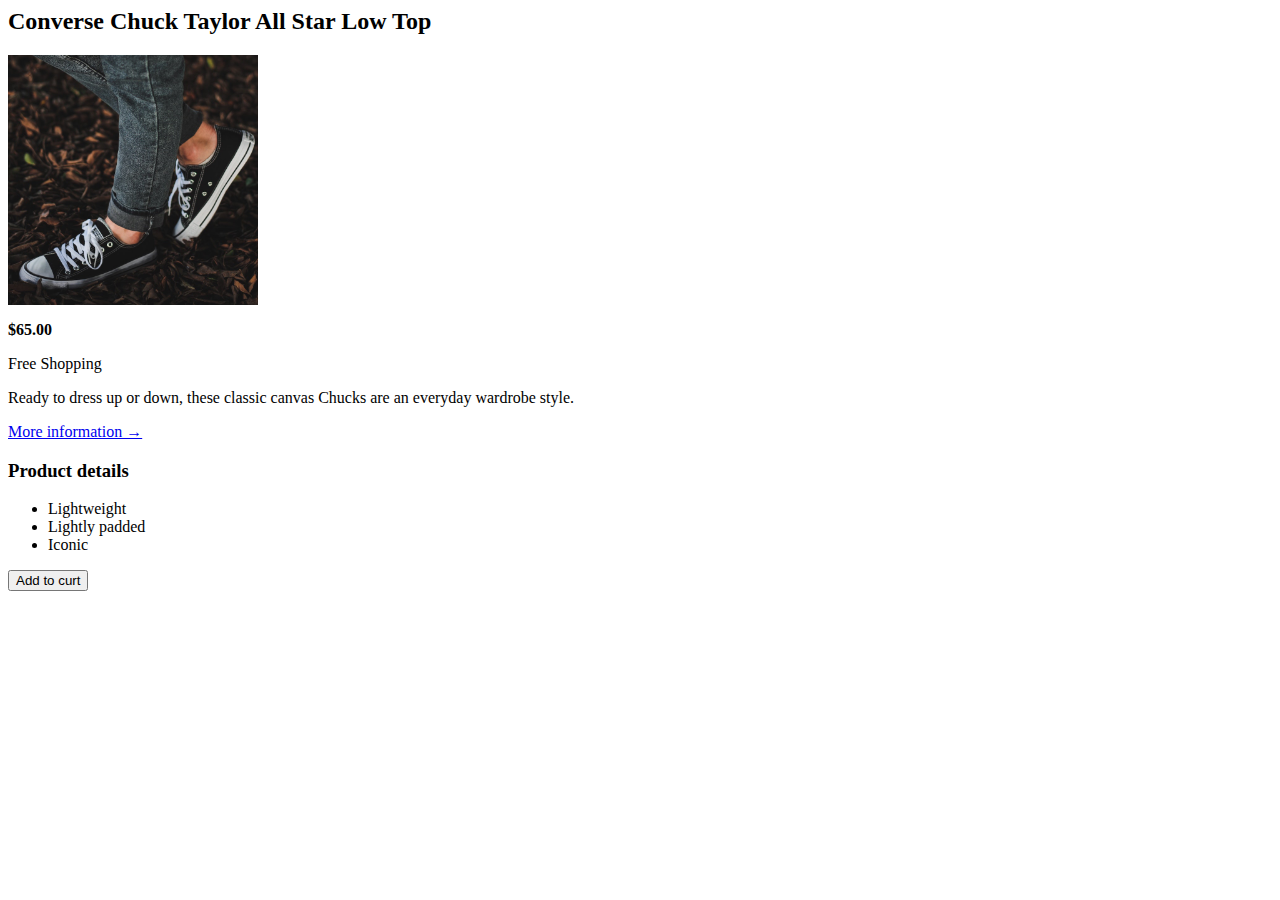
<file: html-and-css/css-fundamentals/challenge-two.html>
<html>
<head>
    <title>Challenge #2</title>
</head>
<body>
    <article>
        <h2>Converse Chuck Taylor All Star Low Top</h2>
        <img src="assets/challenges.jpg" alt="Converse Chuck Taylor All Star Low Top" width="250">
        <p> <strong>$65.00</strong> </p>
        <p> Free Shopping </p>
        <p>Ready to dress up or down, these classic canvas Chucks are an everyday wardrobe style.</p>
        <a href="#">More information &RightArrow;</a>
        <h3>Product details</h3>
        <ul>
            <li>Lightweight</li>
            <li>Lightly padded</li>
            <li>Iconic</li>
        </ul>
        <button>Add to curt</button>
    </article>
</body>
</html>
</file>
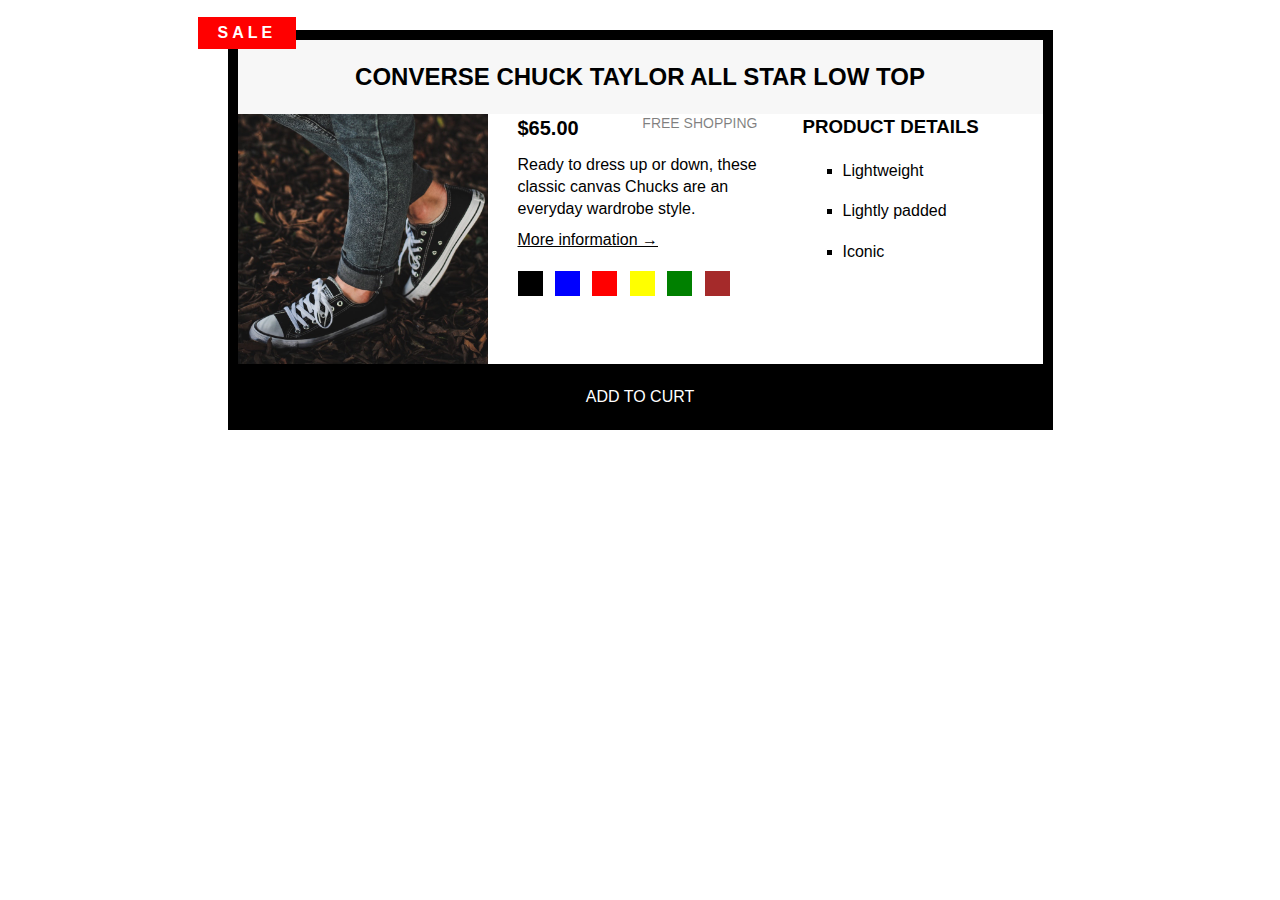
<file: html-and-css/css-layouts/challenge-one.html>
<html>

<head>
    <title>CSS Layouts Challenge #1</title>

    <style>
        * {
            margin: 0;
            padding: 0;
            box-sizing: border-box;
        }

        body {
            font-family: sans-serif;
            line-height: 1.4;
            /* Missing from my implementation */
        }

        .container {
            width: 825px;
            margin: 30px auto;
        }

        article {
            border: 10px solid black;
            position: relative;
        }

        article::before {
            content: "SALE";
            background-color: red;
            padding: 5px 20px;
            color: white;
            position: absolute;
            top: -23px;
            left: -40px;
            font-weight: bold;
            letter-spacing: 4px;
        }

        .more-info:link {
            display: inline-block;
            color: black;
            margin-bottom: 20px;
        }

        .more-info:hover {
            text-decoration: none;
        }


        .title {
            background-color: #f7f7f7;
            text-align: center;
            font-weight: bold;
            text-transform: uppercase;
            padding: 20px 0;
        }

        .price {
            font-weight: bold;
            font-size: 20px;
            margin-bottom: 12px;
            float: left;
        }


        .add-button {
            font-size: 16px;
            color: white;
            background-color: black;
            text-transform: uppercase;
            border: none;
            border-top: 10px solid black;
            /* Missing from my implementation */
            cursor: pointer;
            /* Missing from my implementation */
            width: 100%;
            padding: 14px 0;
        }

        .add-button:hover {
            color: black;
            background-color: white;
        }

        .details-title {
            margin-bottom: 20px;
            text-transform: uppercase;
        }

        .details {
            list-style: square;
            margin-left: 40px;
            margin-bottom: 20px;
        }

        .details li {
            margin-bottom: 18px;
        }

        .shopping {
            text-transform: uppercase;
            font-size: 14px;
            color: rgba(0, 0, 0, 0.5);
            margin-bottom: 20px;
        }

        .description {
            margin-bottom: 8px;
            float: left;
        }

        .colors {
            list-style: none;
        }

        .colors div {
            width: 25px;
            height: 25px;
            display: inline-block;
            margin-right: 8px;
        }

        .red {
            background-color: red;
        }

        .blue {
            background-color: blue;
        }

        .green {
            background-color: green;
        }

        .black {
            background-color: black;
        }

        .yellow {
            background-color: yellow;
        }

        .brown {
            background-color: brown;
        }

        .section-one {
            float: left;
            width: 240px;
        }

        .section-two {
            float: left;
            margin-left: 40px;
            width: 240px;
        }

        .section-three {
            float: right;
            margin-left: 40px;
            width: 240px;
        }


        .shopping {
            float: right;
        }
    </style>
</head>

<body>
    <div class="container">
        <article>
            <h2 class="title">Converse Chuck Taylor All Star Low Top</h2>

            <div class="section-one">
                <img src="assets/challenges.jpg" alt="Converse Chuck Taylor All Star Low Top" width="250">
            </div>

            <div class="section-two">
                <p class="price"><strong>$65.00</strong></p>
                <p class="shopping">Free Shopping</p>
                <p class="description">Ready to dress up or down, these classic canvas Chucks are an everyday wardrobe
                    style.</p>
                <a href="#" class="more-info">More information &RightArrow;</a>

                <ul class="colors">
                    <div class="black"></div>
                    <div class="blue"></div>
                    <div class="red"></div>
                    <div class="yellow"></div>
                    <div class="green"></div>
                    <div class="brown"></div>
                </ul>
            </div>

            <div class="section-three">
                <h3 class="details-title">Product details</h3>
                <ul class="details">
                    <li>Lightweight</li>
                    <li>Lightly padded</li>
                    <li>Iconic</li>
                </ul>
            </div>

            <button class="add-button">Add to curt</button>
        </article>
    </div>
</body>

</html>
</file>
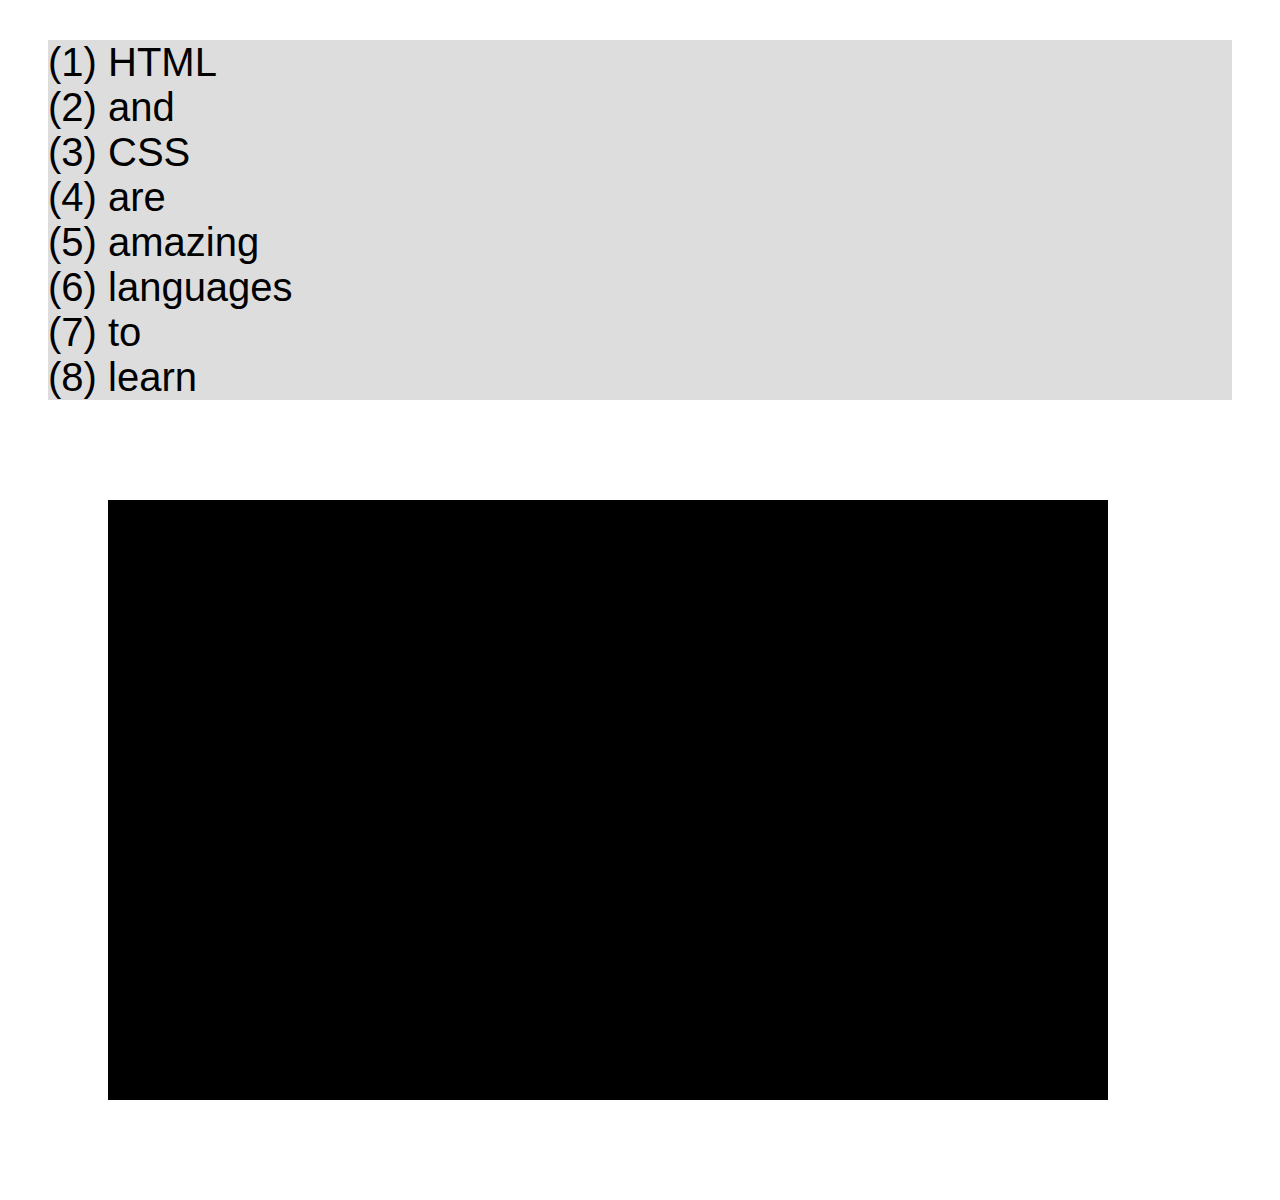
<file: html-and-css/css-layouts/css-grid.html>
<!DOCTYPE html>
<html lang=en>
  <head>
    <meta charset=UTF-8 />
    <meta http-equiv=X-UA-Compatible content=IE=edge />
    <meta name=viewport content=width=device-width, initial-scale=1.0 />
    <title>CSS Grid</title>
    <style>
      .el--1 {
        background-color: blueviolet;
      }
      .el--2 {
        background-color: orangered;
      }
      .el--3 {
        background-color: green;
        height: 150px;
      }
      .el--4 {
        background-color: goldenrod;
      }
      .el--5 {
        background-color: palevioletred;
      }
      .el--6 {
        background-color: steelblue;
      }
      .el--7 {
        background-color: yellow;
      }
      .el--8 {
        background-color: crimson;
      }

      .container--1 {
        /* STARTER */
        font-family: sans-serif;
        background-color: #ddd;
        font-size: 40px;
        margin: 40px;

        /* CSS GRID */
      }

      .container--2 {
        /* STARTER */
        font-family: sans-serif;
        background-color: black;
        font-size: 40px;
        margin: 100px;

        width: 1000px;
        height: 600px;

        /* CSS GRID */
      }
    </style>
  </head>
  <body>
    <div class=container--1>
      <div class=el el--1>(1) HTML</div>
      <div class=el el--2>(2) and</div>
      <div class=el el--3>(3) CSS</div>
      <div class=el el--4>(4) are</div>
      <div class=el el--5>(5) amazing</div>
      <div class=el el--6>(6) languages</div>
      <div class=el el--7>(7) to</div>
      <div class=el el--8>(8) learn</div>
    </div>

    <div class=container--2>
      <div class=el el--1>(1)</div>
      <div class=el el--3>(3)</div>
      <div class=el el--4>(4)</div>
      <div class=el el--5>(5)</div>
      <div class=el el--6>(6)</div>
      <div class=el el--7>(7)</div>
    </div>
  </body>
</html>
</file>
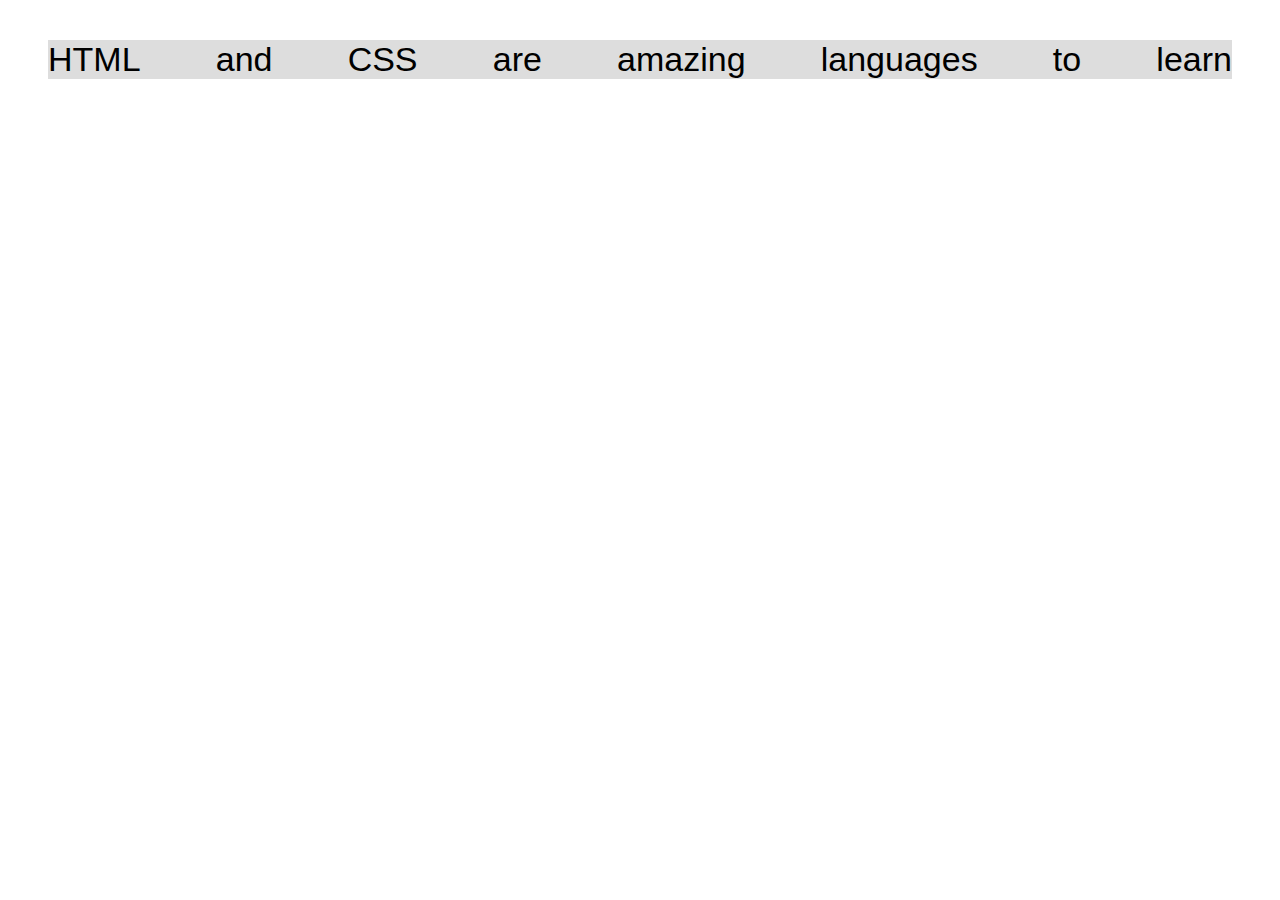
<file: html-and-css/css-layouts/flexbox.html>
<!DOCTYPE html>
<html lang=en>
  <head>
    <meta charset=UTF-8 />
    <meta http-equiv=X-UA-Compatible content=IE=edge />
    <meta name=viewport content=width=device-width, initial-scale=1.0 />
    <title>Flexbox</title>
    <style>
      .el--1 {
        background-color: blueviolet;
      }
      .el--2 {
        background-color: orangered;
      }
      .el--3 {
        background-color: green;
        height: 150px;
      }
      .el--4 {
        background-color: goldenrod;
      }
      .el--5 {
        background-color: palevioletred;
      }
      .el--6 {
        background-color: steelblue;
      }
      .el--7 {
        background-color: yellow;
      }
      .el--8 {
        background-color: crimson;
      }

      .container {
        /* STARTER */
        font-family: sans-serif;
        background-color: #ddd;
        font-size: 34px;
        margin: 40px;

        /* FLEXBOX */
        display: flex;
        align-items: center;
        justify-content: space-between;
      }
    </style>
  </head>
  <body>
    <div class=container>
      <div class=el el--1>HTML</div>
      <div class=el el--2>and</div>
      <div class=el el--3>CSS</div>
      <div class=el el--4>are</div>
      <div class=el el--5>amazing</div>
      <div class=el el--6>languages</div>
      <div class=el el--7>to</div>
      <div class=el el--8>learn</div>
    </div>
  </body>
</html>
</file>
<file: html-and-css/css-fundamentals/style.css>
/* 
Notes:
font-family: Specify font
color: Text color

Best practice:
- We never use IDs in real world webpages.
*/

h1, h2, h3, h4, p, li {
    font-family: sans-serif;
}

h1 {
    font-size: 26px;
    text-transform: uppercase;
    font-style: italic;
}

h2 {
    font-size: 40px;
}

h3 {
    font-size: 30px;
}

h4 {
    font-size: 20px;
    text-transform: uppercase;
    text-align: center;
}

p {
    font-size: 22px;
    /* 1.5 = 1.5 x font-size value */
    line-height: 1.5;
}

li {
    font-size: 20px;
}


/* article header p {
    font-style: italic;
} */

#author {
    font-style: italic;
}

/* footer p {
    font-size: 16px;
} */

#copyright {
    font-size: 16px;
}


.related-author {
    font-size: 18px;
    font-weight: bold;
}


/* Challenge: Remove the first dot on first element. */
.related {
    list-style: none;
}
</file>
<file: html-and-css/css-layouts/style.css>
/* 
Notes:
font-family: Specify font
color: Text color

Best practice:
- We never use IDs in real world webpages.
- We do not assign different color for <a> and a:visited
*/


/* Universal Selector */
/* Applies to all elements */
* {
    /* border-top: 10px solid #1090ad;  */
    /* Notice: Commonly used */
    margin: 0;
    padding: 0;
    box-sizing: border-box;
}

body {
    color: #444;
    font-family: sans-serif;
    border-top: 10px solid #1090ad;
    margin: 0;
    position: relative;
}



.container {
    width: 1200px;
    margin: 0 auto;
    /* position: relative; */
}

.main-header {
    background-color: #f7f7f7;
    /* padding: 20px;
    padding-left: 40px;
    padding-right: 40px; */
    padding: 20px 40px;
    margin-bottom: 60px;
    /* height: 80px; */
}

/* Inheritance */

/* nav a:link,
nav p {
    font-size: 18px;
} */

nav {
    font-size: 18px;
}

article {
    margin-bottom: 60px;
}


.post-header {
    margin-bottom: 40px;
    /* position: relative; */
}

aside {
    background-color: #f7f7f7;
    border-top: 5px solid #1090ad;
    border-bottom: 5px solid #1090ad;
    padding: 50px 40px;
}

h1,
h2,
h3 {
    color: #1090ad;
}

h1 {
    font-size: 26px;
    text-transform: uppercase;
    font-style: italic;
}

h2 {
    font-size: 40px;
    margin-bottom: 30px;
}

h3 {
    font-size: 30px;
    margin-bottom: 20px;
    margin-top: 40px;
}

h4 {
    font-size: 20px;
    text-transform: uppercase;
    text-align: center;
    margin-bottom: 30px;
}

p {
    font-size: 22px;
    /* 1.5 = 1.5 x font-size value */
    line-height: 1.5;
    margin-bottom: 15px;
}

ul, ol {
    margin-left: 50px;
    margin-bottom: 20px;
}

li {
    font-size: 20px;
    margin-bottom: 10px;
    /* display: inline; */
}

li:last-child {
    margin-bottom: 0;
}


/* article header p {
    font-style: italic;
} */

#author {
    font-style: italic;
}

/* footer p {
    font-size: 16px;
} */

#copyright {
    font-size: 16px;
}


.related-author {
    font-size: 18px;
    font-weight: bold;
}


/* Challenge: Remove the first dot on first element. */
.related {
    list-style: none;
    margin-left: 0;
}


/* body {
    background-color: #f7f7f7;
} */


/* .first-li {
    font-weight: bold;
} */

li:first-child {
    font-weight: bold;
}

li:last-child {
    font-style: italic;
}

/* li:nth-child(even) {
    color: red;
} */


/* Notice: This won't work */
/* article p:last-child {
    color: red;
} */


/* Styling links */


/* <a> with "href" attribute */
a:link {
    color: #1090ad;
    text-decoration: none;
}

a:visited {
    /* color: #777; */
    color: #1090ad;
}

a:hover {
    color: orangered;
    font-weight: bold;
    text-decoration: underline dotted orangered;
}


/* :active on clicking */
a:active {
    background-color: black;
    font-style: italic;
}

.post-img {
    width: 100%;
    /* We did this because we already specified the height in HTML*/
    height: auto;
}

nav a:link {
    /* background-color: orangered;
    padding: 20px 40px;
    margin-bottom: 20px;
    display: block; */
    margin-right: 30px;
    margin-top: 10px;
    display: inline-block;
}

nav a:link:last-child {
    margin-right: 0;
    margin-right: 5px;
}

button {
    font-size: 22px;
    cursor: pointer;
    padding: 20px;
    position: absolute;
    /* top: 50px;
    left: 60px; */
    bottom: 50px;
    right: 50px;
}

h1::first-letter {
    font-style: normal;
    margin-right: 5px;
}


/* h2::first-letter {
    font-size: 80px;
} */

/* p::first-line {
    color: red;
} */

/* h3 + p::first-line {
    color: red;
} */

h2 {
    position: relative;
}

h2::after {
    /* Notice: We have to define a content even if it an empty string */
    content: "TOP";
    color: #444;
    background-color: #ffe70e;
    font-size: 16px;
    font-weight: bold;    
    display: inline-block;
    padding: 5px 10px;
    position: absolute;
    top: -10px;
    right: -25px;
}


/* Resolving conflict */

/* #copyright {
    color: red;
}

.copyright {
    color: blue;
}

.text {
    color: yellow;
}

footer p {
    color: green;
} */


/* -----------> Floats <------------ */

.author-img {
    float: left;
    margin-bottom: 20px;
}

.author {
    float: left;
    margin-top: 10px;
    margin-left: 20px;
}

h1 {
    float: left;
}

nav {
    float: right;
}

/* .clear {
    clear: both;
} */

.clearfix::after {
    clear: both;
    content: '';
    display: block;
}


article {
    width: 825px;
    float: left;
}

aside {
    width: 300px;
    float: right;
}

footer {
    clear: both;
}
</file>
<file: html-and-css/css-layouts/assets/style.css>
* {
  /* border-top: 10px solid #1098ad; */
  margin: 0;
  padding: 0;
}

/* PAGE SECTIONS */
body {
  color: #444;
  font-family: sans-serif;

  border-top: 10px solid #1098ad;
  position: relative;
}

.container {
  width: 800px;
  /* margin-left: auto;
  margin-right: auto; */
  margin: 0 auto;
}

.main-header {
  background-color: #f7f7f7;
  /* padding: 20px;
  padding-left: 40px;
  padding-right: 40px; */
  padding: 20px 40px;
  margin-bottom: 60px;
  /* height: 80px; */
}

nav {
  font-size: 18px;
  /* text-align: center; */
}

article {
  margin-bottom: 60px;
}

.post-header {
  margin-bottom: 40px;
  /* position: relative; */
}

aside {
  background-color: #f7f7f7;
  border-top: 5px solid #1098ad;
  border-bottom: 5px solid #1098ad;
  /* padding-top: 50px;
  padding-bottom: 50px; */
  padding: 50px 0;
  width: 500px;
}

/* SMALLER ELEMENTS */
h1,
h2,
h3 {
  color: #1098ad;
}

h1 {
  font-size: 26px;
  text-transform: uppercase;
  font-style: italic;
}

h2 {
  font-size: 40px;
  margin-bottom: 30px;
}

h3 {
  font-size: 30px;
  margin-bottom: 20px;
  margin-top: 40px;
}

h4 {
  font-size: 20px;
  text-transform: uppercase;
  text-align: center;
}

p {
  font-size: 22px;
  line-height: 1.5;
  margin-bottom: 15px;
}

ul,
ol {
  margin-left: 50px;
  margin-bottom: 20px;
}

li {
  font-size: 20px;
  margin-bottom: 10px;
  /* display: inline; */
}

li:last-child {
  margin-bottom: 0;
}

/* footer p {
  font-size: 16px;
} */

/* article header p {
  font-style: italic;
} */

#author {
  font-style: italic;
  font-size: 18px;
}

#copyright {
  font-size: 16px;
}

.related-author {
  font-size: 18px;
  font-weight: bold;
}

/* ul {
  list-style: none;
} */

.related {
  list-style: none;
}

body {
  /* background-color: orangered; */
}

/* .first-li {
  font-weight: bold;
} */

li:first-child {
  font-weight: bold;
}

li:last-child {
  font-style: italic;
}

li:nth-child(even) {
  /* color: red; */
}

/* Misconception: this won't work! */
article p:first-child {
  color: red;
}

/* Styling links */
a:link {
  color: #1098ad;
  text-decoration: none;
}

a:visited {
  /* color: #777; */
  color: #1098ad;
}

a:hover {
  color: orangered;
  font-weight: bold;
  text-decoration: underline orangered;
}

a:active {
  background-color: black;
  font-style: italic;
}
/* LVHA */

.post-img {
  width: 100%;
  height: auto;
}

nav a:link {
  /* background-color: orangered;
  margin: 20px;
  padding: 20px;

  display: block; */

  margin-right: 30px;
  margin-top: 10px;
  display: inline-block;
}

nav a:link:last-child {
  margin-right: 0;
}

button {
  font-size: 22px;
  padding: 20px;
  cursor: pointer;

  position: absolute;
  /* top: 50px;
  left: 50px; */
  bottom: 50px;
  right: 50px;
}

h1::first-letter {
  font-style: normal;
  margin-right: 5px;
}

h3 + p::first-line {
  /* color: red; */
}

h2 {
  /* background-color: orange; */
  position: relative;
}

h2::before {
  content: "TOP";
  background-color: #ffe70e;
  color: #444;
  font-size: 16px;
  font-weight: bold;
  display: inline-block;
  padding: 5px 10px;
  position: absolute;
  top: -10px;
  right: -25px;
}

/* Resolving conflicts */
/* #copyright {
  color: red;
}

.copyright {
  color: blue;
}

.text {
  color: yellow;
}

footer p {
  color: green !important;
} */

/* nav a:link,
nav p {
  font-size: 18px;
} */
</file>
<file: html-and-css/design/assets/style.css>
/*
SPACING SYSTEM (px)
2 / 4 / 8 / 12 / 16 / 24 / 32 / 48 / 64 / 80 / 96 / 128

FONT SIZE SYSTEM (px)
10 / 12 / 14 / 16 / 18 / 20 / 24 / 30 / 36 / 44 / 52 / 62 / 74 / 86 / 98
*/

* {
  margin: 0;
  padding: 0;
  box-sizing: border-box;
}

/* ------------------------ */
/* GENERAL STYLES */
/* ------------------------ */
body {
  font-family: sans-serif;
}

.container {
  width: 960px;
  margin: 0 auto;
}

header,
section {
  margin-bottom: 48px;
}

h2 {
  margin-bottom: 48px;
}

.grid-3-cols {
  display: grid;
  grid-template-columns: repeat(3, 1fr);
  column-gap: 80px;
}

/* ------------------------ */
/* COMPONENT STYLES */
/* ------------------------ */

/* HEADER */
header {
  display: grid;
  grid-template-columns: repeat(2, 1fr);
  column-gap: 80px;
  margin-top: 48px;
}

.header-text-box {
  align-self: center;
}

h1 {
  margin-bottom: 24px;
}

.header-text {
  margin-bottom: 24px;
}

img {
  width: 100%;
}

/* FEATURES */
.features-icon {
}

.features-title {
  margin-bottom: 16px;
}

.features-text {
}

/* TESTIMONIAL */
.testimonial-section {
}

.testimonial-box {
  grid-column: 2 / -1;
  align-self: center;
}

.testimonial-box h2 {
  margin-bottom: 24px;
}

.testimonial-text {
  font-style: italic;
  margin-bottom: 24px;
}

/* CHAIRS */
.chair-box {
  padding: 24px;
}

h3 {
  margin-bottom: 24px;
}

.chair-details {
  list-style: none;
  margin-bottom: 24px;
}

.chair-details li {
  display: flex;
  align-items: center;
  gap: 12px;
  margin-bottom: 24px;
}

.chair-details li:last-child {
  margin-bottom: 0;
}

.chair-icon {
}

.chair-price {
  display: flex;
  justify-content: space-between;
}

footer {
  margin-bottom: 48px;
}
</file>
